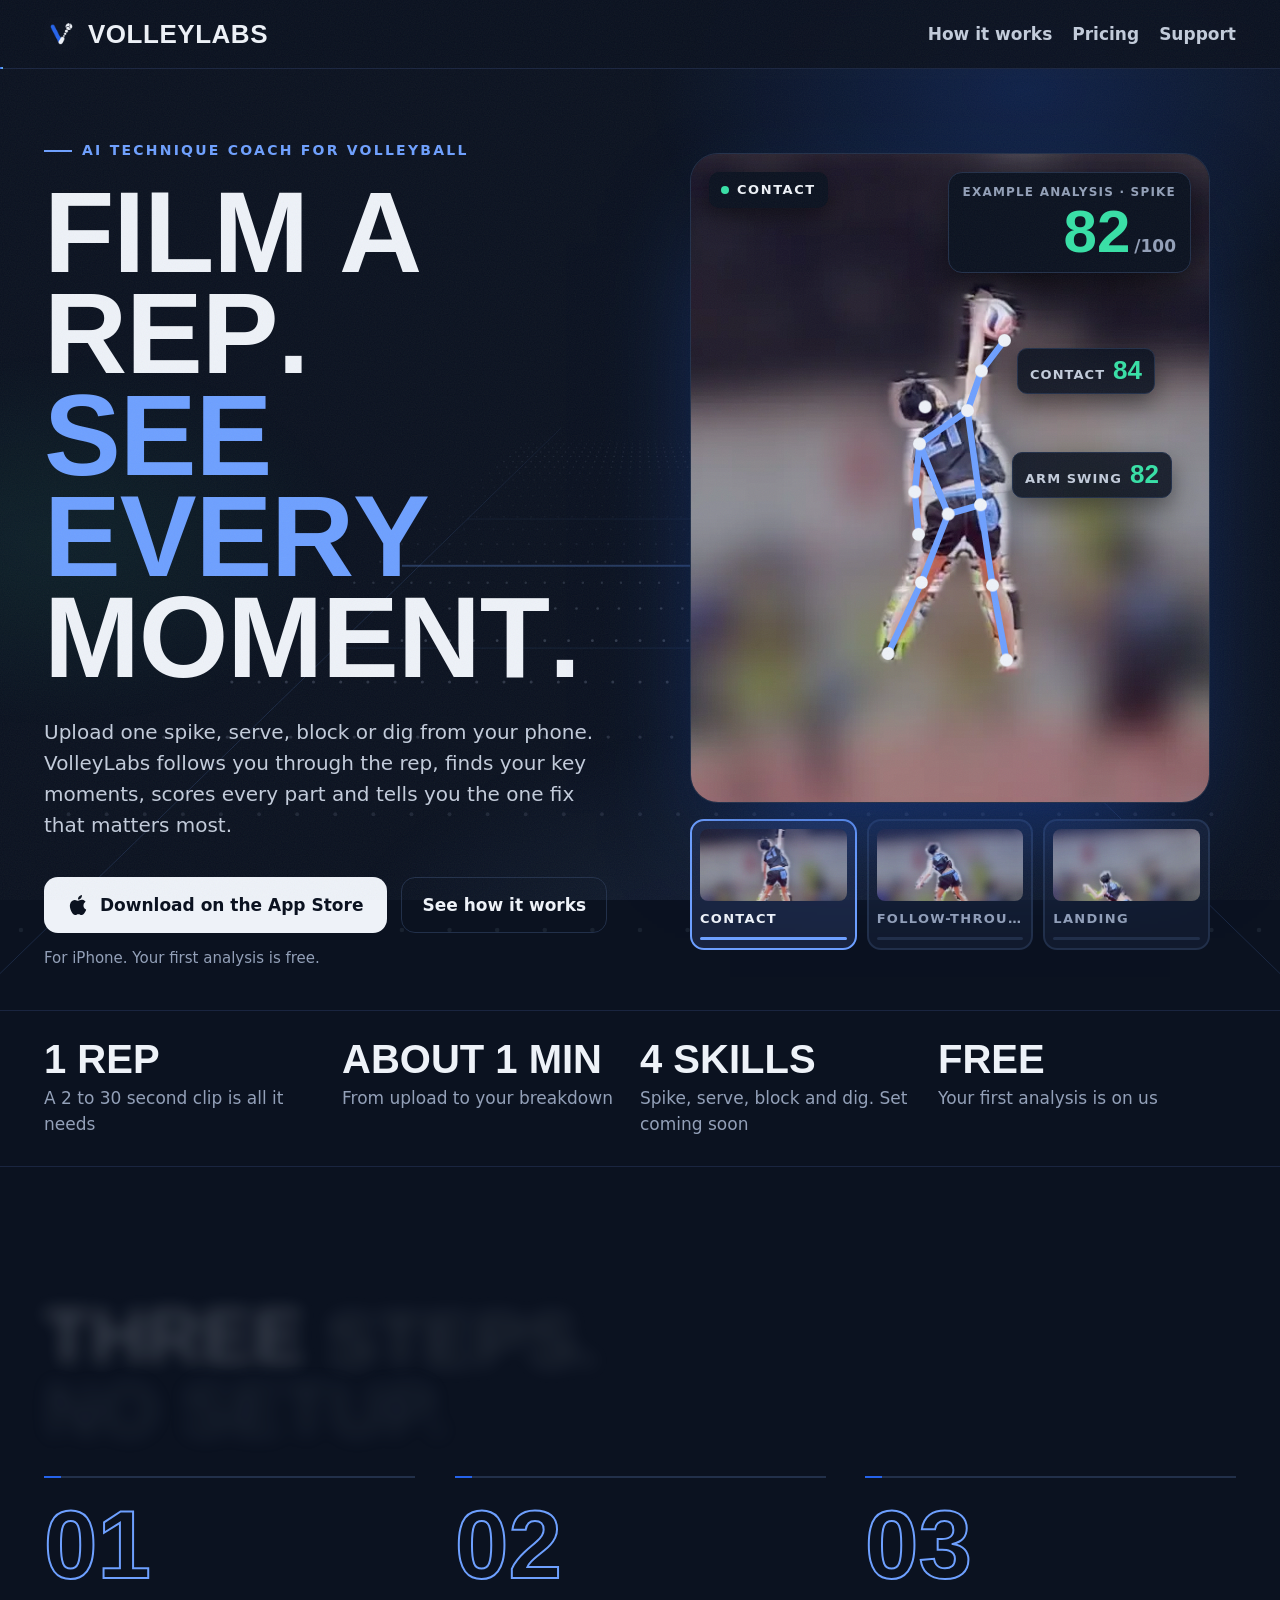
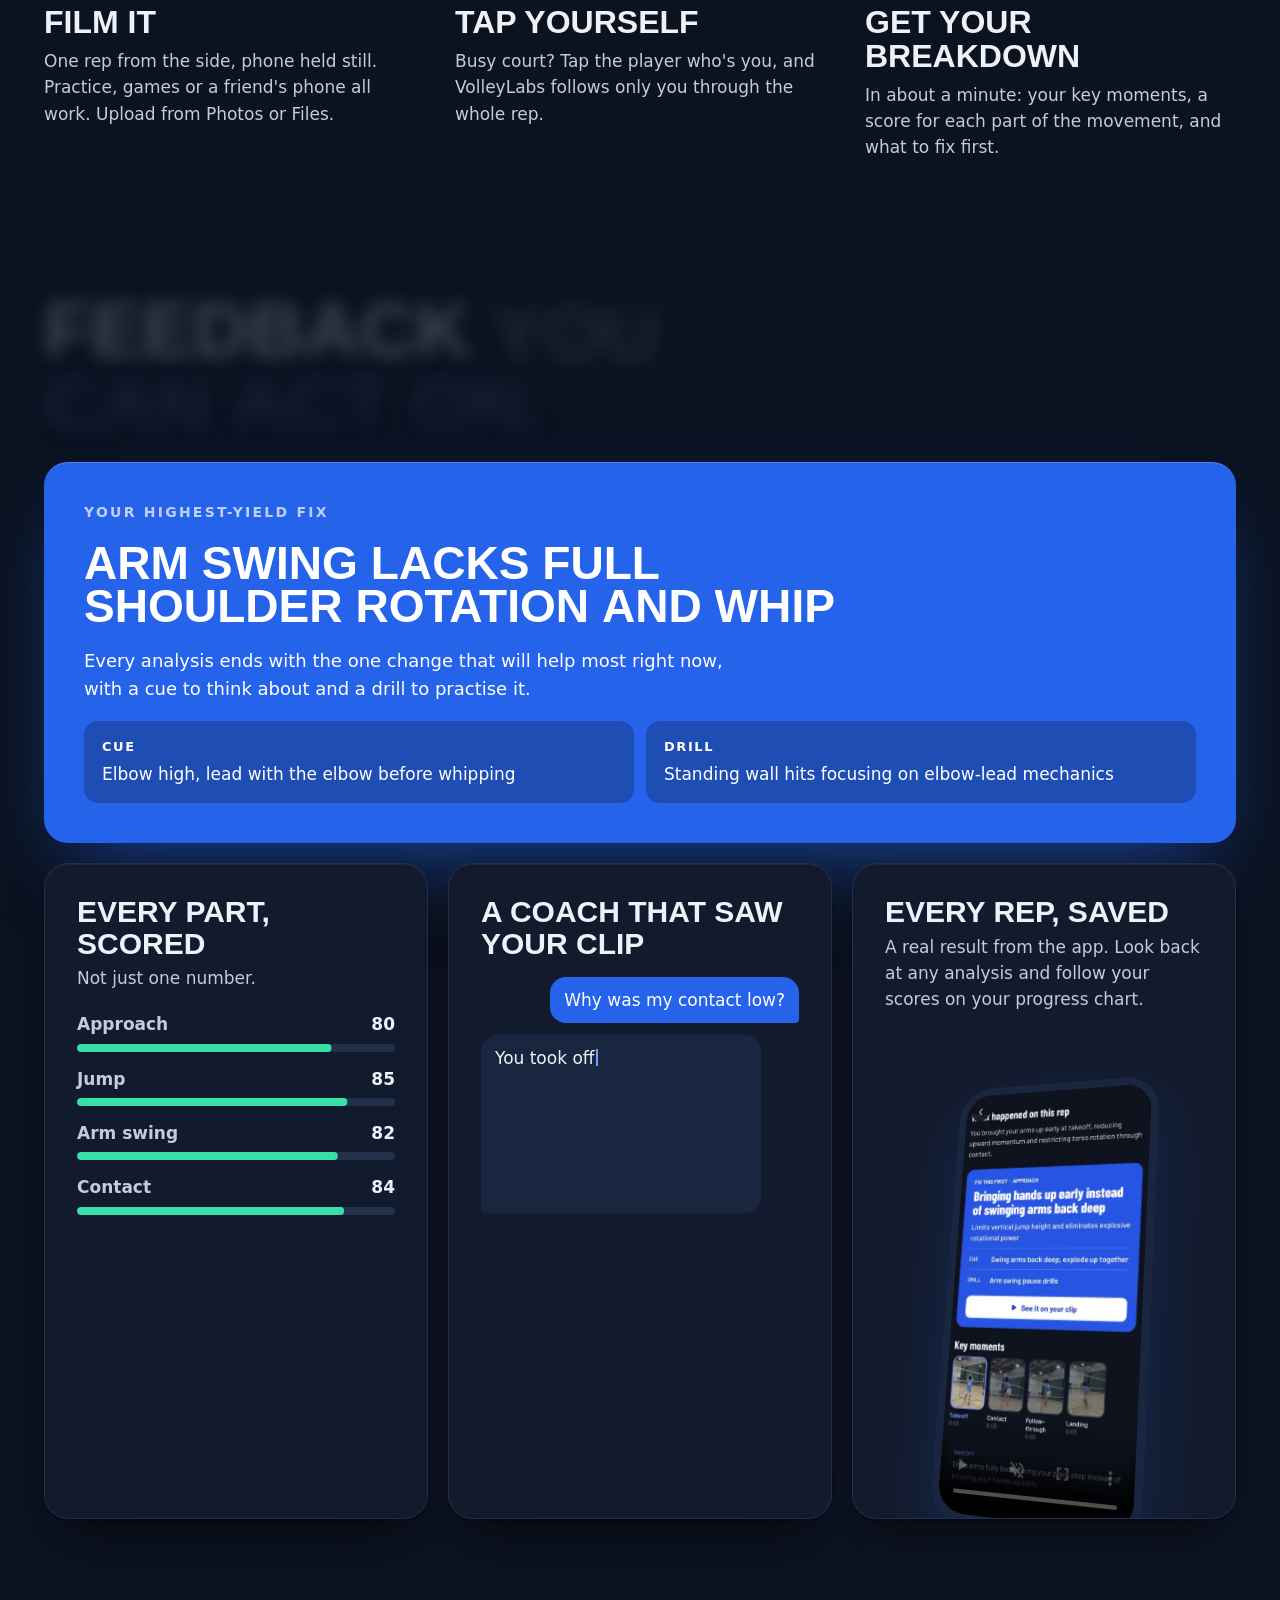
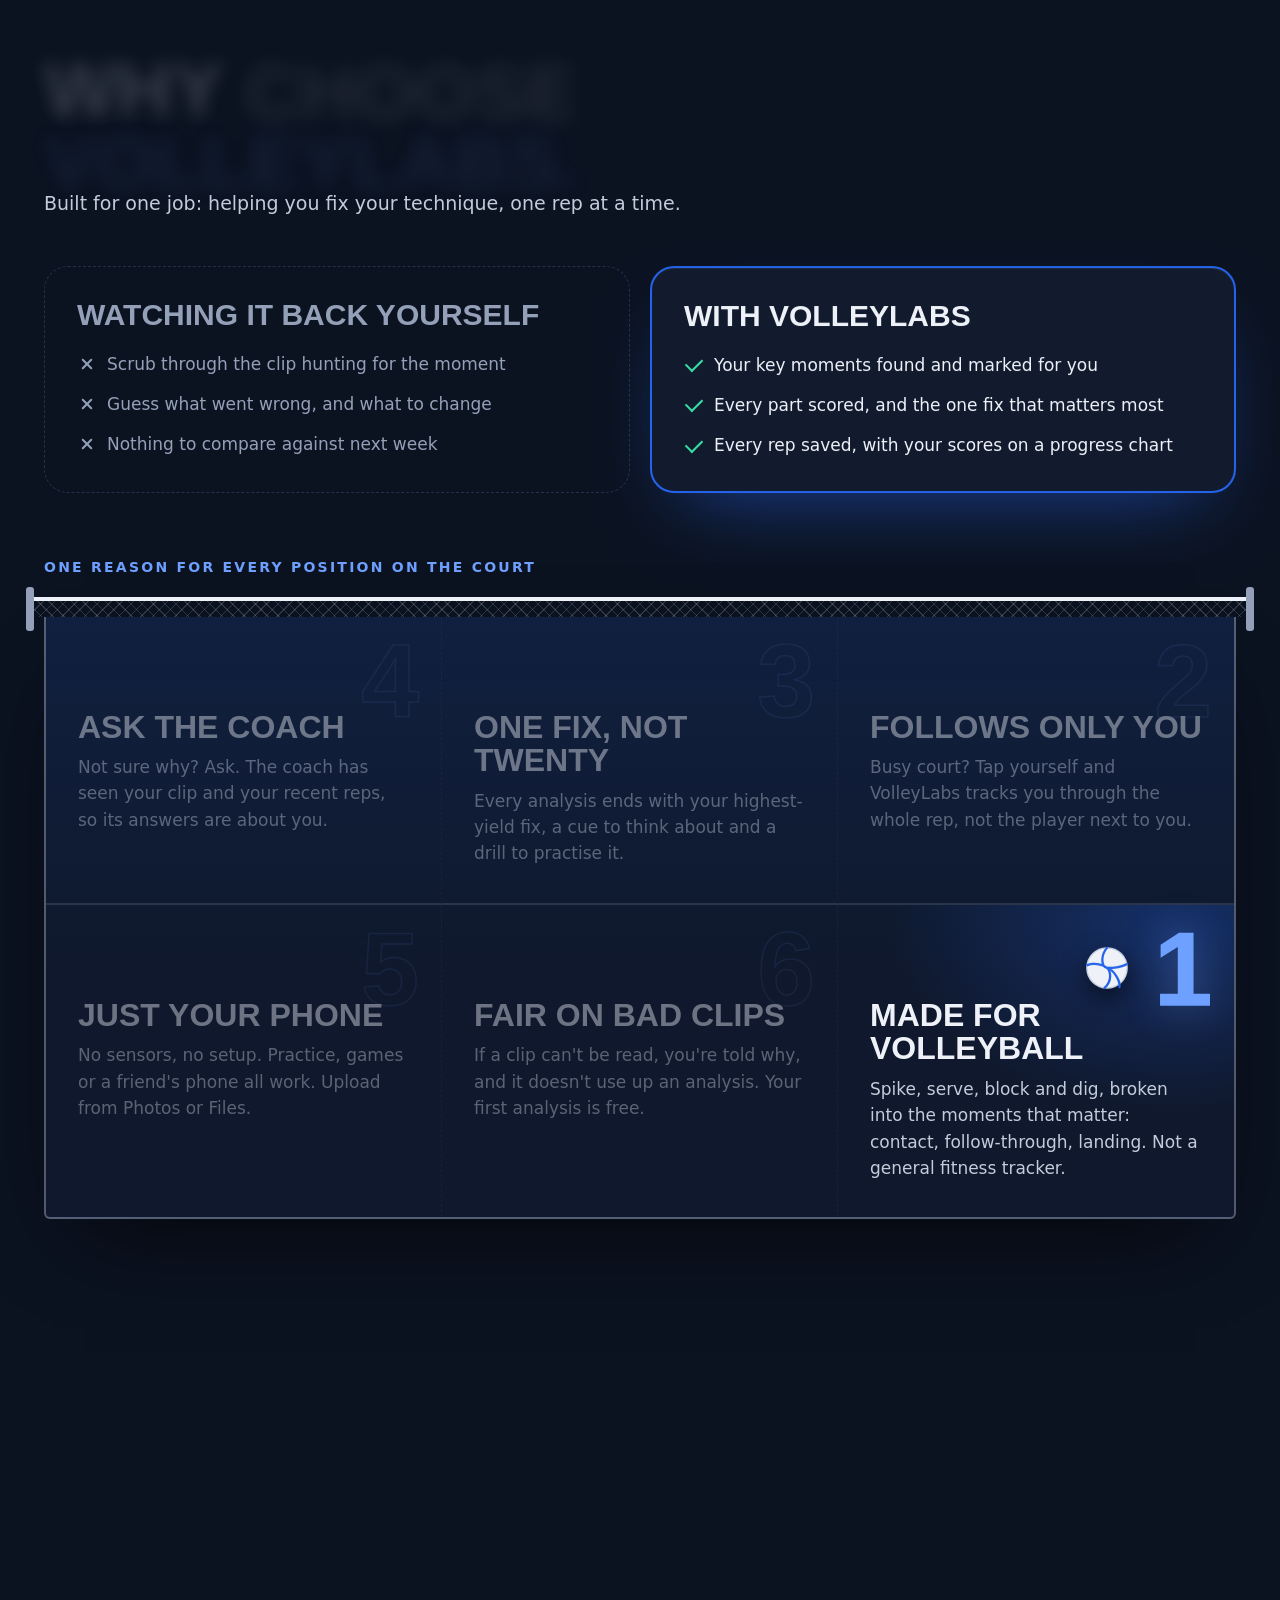
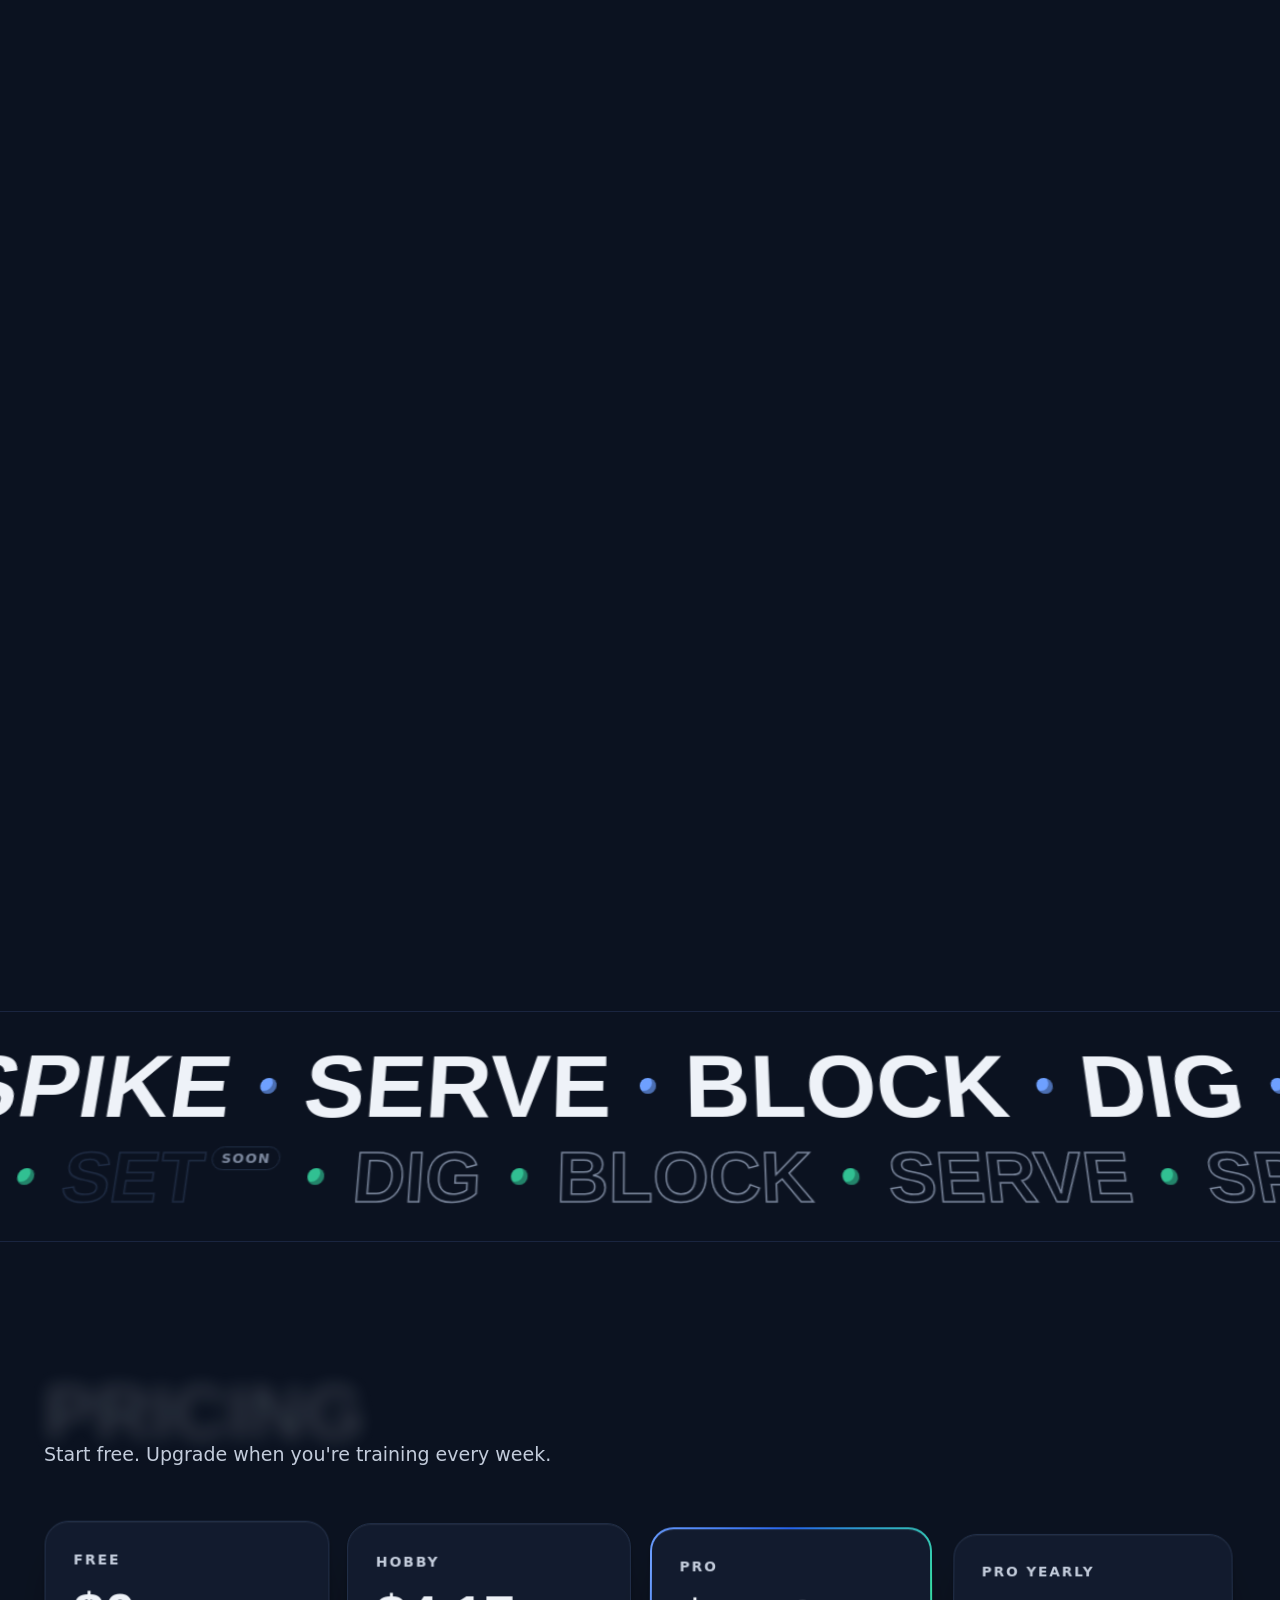
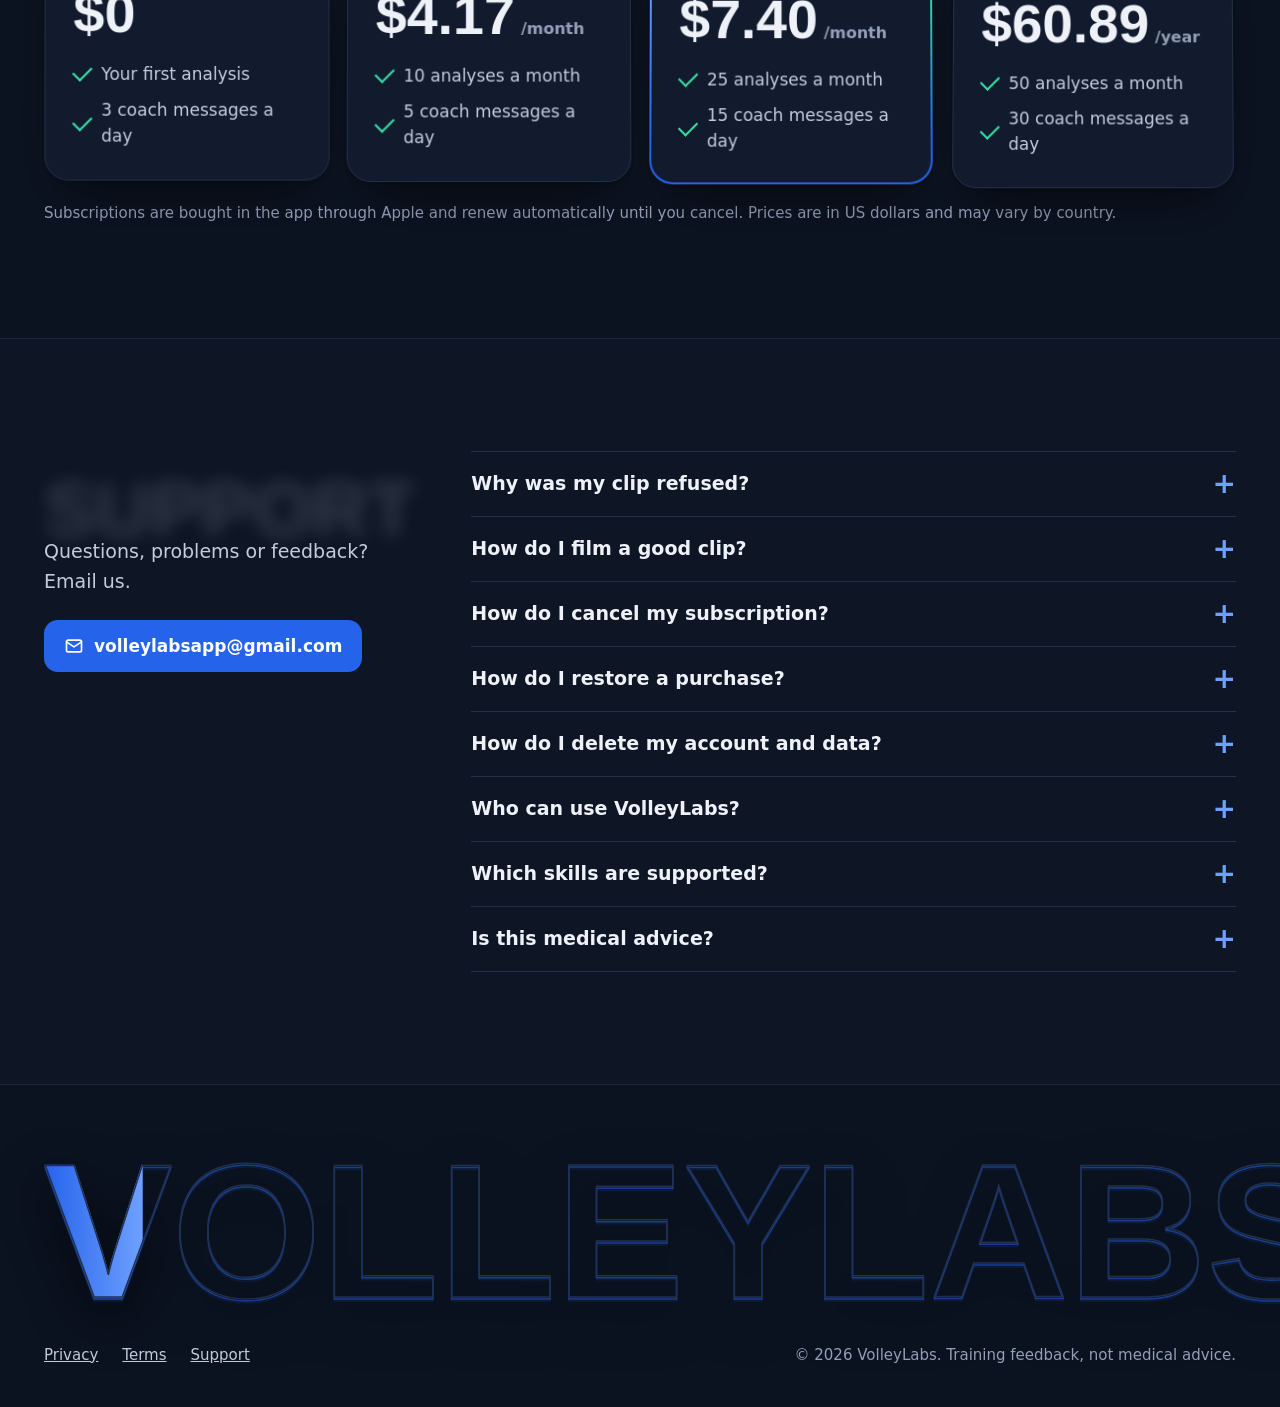
<file: index.html>
<!doctype html>
<html lang="en">
<head>
<meta charset="utf-8">
<meta name="viewport" content="width=device-width, initial-scale=1">
<meta http-equiv="Content-Security-Policy" content="default-src 'self'; script-src 'self' 'unsafe-hashes' 'sha256-MhtPZXr7+LpJUY5qtMutB+qWfQtMaPccfe7QXtCcEYc='; style-src 'self' 'unsafe-inline' https://fonts.googleapis.com; font-src 'self' https://fonts.gstatic.com; img-src 'self' data:; media-src 'self'; connect-src 'self'; object-src 'none'; base-uri 'self'; form-action 'none'; upgrade-insecure-requests">
<meta name="referrer" content="strict-origin-when-cross-origin">
<title>VolleyLabs: AI volleyball technique coach</title>
<meta name="description" content="Film a spike, serve, block or dig. VolleyLabs finds your key moments, scores each part of your technique and tells you the one fix that matters most.">
<meta name="theme-color" content="#0B1220">
<link rel="icon" href="assets/icon-180.png">
<link rel="apple-touch-icon" href="assets/icon-180.png">
<link rel="preconnect" href="https://fonts.googleapis.com">
<link rel="preconnect" href="https://fonts.gstatic.com" crossorigin>
<link rel="preload" as="style" href="https://fonts.googleapis.com/css2?family=Barlow:wght@400;500;600;700&family=Barlow+Condensed:wght@600;700;800&display=swap">
<!-- Fonts load without blocking the first paint; system fonts show until they arrive. -->
<link rel="stylesheet" href="https://fonts.googleapis.com/css2?family=Barlow:wght@400;500;600;700&family=Barlow+Condensed:wght@600;700;800&display=swap" media="print" onload="this.media='all'">
<noscript><link rel="stylesheet" href="https://fonts.googleapis.com/css2?family=Barlow:wght@400;500;600;700&family=Barlow+Condensed:wght@600;700;800&display=swap"></noscript>
<link rel="stylesheet" href="assets/site.css">
<!-- Motion: GSAP 3.15.0 + Lenis 1.3.26 (copied from npm), then the page's own
     scripts. Each is optional; the page reads the same if any fail to load. -->
<script src="assets/vendor/gsap.min.js" defer></script>
<script src="assets/vendor/ScrollTrigger.min.js" defer></script>
<script src="assets/vendor/SplitText.min.js" defer></script>
<script src="assets/vendor/ScrambleTextPlugin.min.js" defer></script>
<script src="assets/vendor/lenis.min.js" defer></script>
<script src="assets/site.js" defer></script>
<script src="assets/motion.js" defer></script>
</head>
<body>
<a class="skip" href="#main">Skip to content</a>

<header class="nav">
  <div class="wrap nav-in">
    <a class="brand" href="#top"><img src="assets/icon-180.png" alt="" width="34" height="34"><span>VolleyLabs</span></a>
    <nav class="nav-links" aria-label="Main">
      <a href="#how">How it works</a>
      <a href="#pricing">Pricing</a>
      <a href="#support">Support</a>
    </nav>
  </div>
</header>

<main id="main">
<section class="hero" id="top">
  <div class="court" aria-hidden="true"></div>
  <div class="wrap hero-in">
    <div class="hero-copy">
      <p class="eyebrow load1"><span aria-hidden="true"></span>AI technique coach for volleyball</p>
      <h1 class="load2">Film a rep.<br><em>See every</em><br>moment.</h1>
      <p class="lede load3">Upload one spike, serve, block or dig from your phone. VolleyLabs follows you through the rep, finds your key moments, scores every part and tells you the one fix that matters most.</p>
      <div class="load4">
        <div class="cta">
          <a class="store" href="https://apps.apple.com/us/app/volleylabs/id6817202566" target="_blank" rel="noopener">
            <svg viewBox="0 0 24 24" aria-hidden="true"><path d="M12.152 6.896c-.948 0-2.415-1.078-3.96-1.040-2.04.027-3.910 1.183-4.961 3.014-2.117 3.675-.546 9.103 1.519 12.090 1.013 1.454 2.208 3.090 3.792 3.039 1.520-.065 2.090-.987 3.935-.987 1.831 0 2.350.987 3.960.948 1.637-.026 2.676-1.480 3.676-2.948 1.156-1.688 1.636-3.325 1.662-3.415-.039-.013-3.182-1.221-3.220-4.857-.026-3.040 2.480-4.494 2.597-4.559-1.429-2.090-3.623-2.324-4.390-2.376-2-.156-3.675 1.090-4.610 1.090zM15.530 3.830c.843-1.012 1.400-2.427 1.245-3.830-1.207.052-2.662.805-3.532 1.818-.780.896-1.454 2.338-1.273 3.714 1.338.104 2.715-.688 3.559-1.701"/></svg>
            Download on the App Store
          </a>
          <a class="ghost" href="#how">See how it works</a>
        </div>
        <p class="cta-note">For iPhone. Your first analysis is free.</p>
      </div>
    </div>

    <div class="hero-shot load5">
      <figure class="shot" aria-label="Example analysis of a spike: contact, follow-through and landing, with the player's skeleton drawn on each frame">
        <div class="frame on" data-moment="contact">
          <picture><source srcset="assets/hero-contact.webp" type="image/webp"><img src="assets/hero-contact.jpg" alt="" width="600" height="750" fetchpriority="high"></picture>
          <svg class="skel" viewBox="0 0 600 750" aria-hidden="true">
            <line pathLength="1" x1="267" y1="338" x2="319" y2="302"/><line pathLength="1" x1="267" y1="338" x2="262" y2="390"/><line pathLength="1" x1="262" y1="390" x2="266" y2="436"/><line pathLength="1" x1="319" y1="302" x2="334" y2="259"/><line pathLength="1" x1="334" y1="259" x2="359" y2="226"/><line pathLength="1" x1="267" y1="338" x2="298" y2="414"/><line pathLength="1" x1="319" y1="302" x2="333" y2="404"/><line pathLength="1" x1="298" y1="414" x2="333" y2="404"/><line pathLength="1" x1="298" y1="414" x2="269" y2="488"/><line pathLength="1" x1="269" y1="488" x2="233" y2="565"/><line pathLength="1" x1="333" y1="404" x2="346" y2="491"/><line pathLength="1" x1="346" y1="491" x2="361" y2="572"/>
            <circle cx="273" cy="298" r="7"/><circle cx="267" cy="338" r="7"/><circle cx="319" cy="302" r="7"/><circle cx="262" cy="390" r="7"/><circle cx="334" cy="259" r="7"/><circle cx="266" cy="436" r="7"/><circle cx="359" cy="226" r="7"/><circle cx="298" cy="414" r="7"/><circle cx="333" cy="404" r="7"/><circle cx="269" cy="488" r="7"/><circle cx="346" cy="491" r="7"/><circle cx="233" cy="565" r="7"/><circle cx="361" cy="572" r="7"/>
          </svg>
          <span class="tag"><i aria-hidden="true"></i>Contact</span>
          <span class="callout" style="left: 63%; top: 30%"><span>Contact</span><b>84</b></span>
          <span class="callout c2" style="left: 62%; top: 46%"><span>Arm swing</span><b>82</b></span>
        </div>
        <div class="frame" data-moment="follow">
          <picture><source srcset="assets/hero-follow.webp" type="image/webp"><img src="assets/hero-follow.jpg" alt="" width="600" height="750" loading="lazy"></picture>
          <svg class="skel" viewBox="0 0 600 750" aria-hidden="true">
            <line pathLength="1" x1="229" y1="354" x2="277" y2="335"/><line pathLength="1" x1="229" y1="354" x2="210" y2="406"/><line pathLength="1" x1="210" y1="406" x2="185" y2="448"/><line pathLength="1" x1="229" y1="354" x2="279" y2="435"/><line pathLength="1" x1="277" y1="335" x2="313" y2="422"/><line pathLength="1" x1="279" y1="435" x2="313" y2="422"/><line pathLength="1" x1="279" y1="435" x2="255" y2="506"/><line pathLength="1" x1="255" y1="506" x2="267" y2="587"/><line pathLength="1" x1="313" y1="422" x2="333" y2="493"/><line pathLength="1" x1="333" y1="493" x2="364" y2="568"/>
            <circle cx="237" cy="324" r="7"/><circle cx="229" cy="354" r="7"/><circle cx="277" cy="335" r="7"/><circle cx="210" cy="406" r="7"/><circle cx="185" cy="448" r="7"/><circle cx="279" cy="435" r="7"/><circle cx="313" cy="422" r="7"/><circle cx="255" cy="506" r="7"/><circle cx="333" cy="493" r="7"/><circle cx="267" cy="587" r="7"/><circle cx="364" cy="568" r="7"/>
          </svg>
          <span class="tag"><i aria-hidden="true"></i>Follow-through</span>
          <span class="callout" style="left: 60%; top: 40%"><span>Arm swing</span><b>82</b></span>
          <span class="callout c2" style="left: 60%; top: 58%"><span>Approach</span><b>80</b></span>
        </div>
        <div class="frame" data-moment="landing">
          <picture><source srcset="assets/hero-landing.webp" type="image/webp"><img src="assets/hero-landing.jpg" alt="" width="600" height="750" loading="lazy"></picture>
          <svg class="skel" viewBox="0 0 600 750" aria-hidden="true">
            <line pathLength="1" x1="217" y1="468" x2="266" y2="454"/><line pathLength="1" x1="217" y1="468" x2="182" y2="498"/><line pathLength="1" x1="182" y1="498" x2="152" y2="477"/><line pathLength="1" x1="217" y1="468" x2="272" y2="558"/><line pathLength="1" x1="266" y1="454" x2="297" y2="547"/><line pathLength="1" x1="272" y1="558" x2="297" y2="547"/><line pathLength="1" x1="272" y1="558" x2="262" y2="636"/><line pathLength="1" x1="262" y1="636" x2="302" y2="703"/>
            <circle cx="215" cy="438" r="7"/><circle cx="217" cy="468" r="7"/><circle cx="266" cy="454" r="7"/><circle cx="182" cy="498" r="7"/><circle cx="152" cy="477" r="7"/><circle cx="272" cy="558" r="7"/><circle cx="297" cy="547" r="7"/><circle cx="262" cy="636" r="7"/><circle cx="302" cy="703" r="7"/>
          </svg>
          <span class="tag"><i aria-hidden="true"></i>Landing</span>
          <span class="callout" style="left: 58%; top: 52%"><span>Jump</span><b>85</b></span>
        </div>
        <figcaption class="score-card">
          <span class="score-label">Example analysis · Spike</span>
          <span class="score" aria-hidden="true"><span class="score-num" data-to="82">82</span><span class="score-of">/100</span></span>
          <span class="sr">Overall score 82 out of 100</span>
        </figcaption>
      </figure>
      <div class="moments" role="group" aria-label="Key moments">
        <button type="button" class="moment on" data-moment="contact" aria-pressed="true"><img src="assets/hero-contact.webp" alt="" width="600" height="750"><span class="moment-name">Contact</span><span class="track" aria-hidden="true"><span class="tick"></span></span></button>
        <button type="button" class="moment" data-moment="follow" aria-pressed="false"><img src="assets/hero-follow.webp" alt="" width="600" height="750" loading="lazy"><span class="moment-name">Follow-through</span><span class="track" aria-hidden="true"><span class="tick"></span></span></button>
        <button type="button" class="moment" data-moment="landing" aria-pressed="false"><img src="assets/hero-landing.webp" alt="" width="600" height="750" loading="lazy"><span class="moment-name">Landing</span><span class="track" aria-hidden="true"><span class="tick"></span></span></button>
      </div>
    </div>
  </div>
</section>

<section class="glance" aria-label="At a glance">
  <div class="wrap glance-in">
    <div class="reveal"><p class="big">1 rep</p><p>A 2 to 30 second clip is all it needs</p></div>
    <div class="reveal"><p class="big">About 1 min</p><p>From upload to your breakdown</p></div>
    <div class="reveal"><p class="big">4 skills</p><p>Spike, serve, block and dig. Set coming soon</p></div>
    <div class="reveal"><p class="big">Free</p><p>Your first analysis is on us</p></div>
  </div>
</section>

<section class="section" id="how">
  <div class="wrap">
    <h2 class="reveal">Three steps.<br><span class="dim">No setup.</span></h2>
    <ol class="steps">
      <li class="reveal"><span class="num" aria-hidden="true">01</span><h3>Film it</h3><p>One rep from the side, phone held still. Practice, games or a friend's phone all work. Upload from Photos or Files.</p></li>
      <li class="reveal"><span class="num" aria-hidden="true">02</span><h3>Tap yourself</h3><p>Busy court? Tap the player who's you, and VolleyLabs follows only you through the whole rep.</p></li>
      <li class="reveal"><span class="num" aria-hidden="true">03</span><h3>Get your breakdown</h3><p>In about a minute: your key moments, a score for each part of the movement, and what to fix first.</p></li>
    </ol>
  </div>
</section>

<section class="section section-tight" id="features" aria-labelledby="get-title">
  <div class="wrap">
    <h2 id="get-title" class="reveal">Feedback you<br><em>can act on.</em></h2>
    <div class="bento">
      <article class="fix reveal">
        <p class="kicker">Your highest-yield fix</p>
        <h3>Arm swing lacks full shoulder rotation and whip</h3>
        <p class="fix-body">Every analysis ends with the one change that will help most right now, with a cue to think about and a drill to practise it.</p>
        <div class="fix-pair">
          <div><p class="mini">Cue</p><p>Elbow high, lead with the elbow before whipping</p></div>
          <div><p class="mini">Drill</p><p>Standing wall hits focusing on elbow-lead mechanics</p></div>
        </div>
      </article>

      <article class="card lift reveal">
        <h3>Every part, scored</h3>
        <p class="card-sub">Not just one number.</p>
        <div class="bars" role="img" aria-label="Example breakdown: approach 80, jump 85, arm swing 82, contact 84">
          <div class="bar"><span>Approach</span><b>80</b><i style="--v: .80"></i></div>
          <div class="bar"><span>Jump</span><b>85</b><i style="--v: .85"></i></div>
          <div class="bar"><span>Arm swing</span><b>82</b><i style="--v: .82"></i></div>
          <div class="bar"><span>Contact</span><b>84</b><i style="--v: .84"></i></div>
        </div>
      </article>

      <article class="card chat lift reveal">
        <h3>A coach that saw your clip</h3>
        <p class="msg msg-you">Why was my contact low?</p>
        <p class="msg msg-coach">You took off a little late, so the ball got above and behind you. Start your approach a beat earlier and reach for it in front of your hitting shoulder.</p>
      </article>

      <article class="card phone-card lift reveal">
        <div>
          <h3>Every rep, saved</h3>
          <p class="card-sub">A real result from the app. Look back at any analysis and follow your scores on your progress chart.</p>
        </div>
        <div class="phone"><video class="phone-video" src="assets/results-screen.mp4" poster="assets/results-screen.webp" muted loop playsinline preload="none" width="540" height="1104" aria-label="Screen recording of a VolleyLabs result: the score, what happened, the fix to work on and the breakdown. Tap to pause."></video></div>
      </article>
    </div>
  </div>
</section>

<section class="section section-tight why" id="why" aria-labelledby="why-title">
  <div class="wrap">
    <h2 id="why-title" class="reveal">Why choose<br><em>VolleyLabs.</em></h2>
    <p class="section-lede reveal">Built for one job: helping you fix your technique, one rep at a time.</p>

    <div class="versus">
      <div class="vs vs-them reveal">
        <p class="vs-name">Watching it back yourself</p>
        <ul>
          <li>Scrub through the clip hunting for the moment</li>
          <li>Guess what went wrong, and what to change</li>
          <li>Nothing to compare against next week</li>
        </ul>
      </div>
      <div class="vs vs-us reveal">
        <p class="vs-name">With VolleyLabs</p>
        <ul>
          <li>Your key moments found and marked for you</li>
          <li>Every part scored, and the one fix that matters most</li>
          <li>Every rep saved, with your scores on a progress chart</li>
        </ul>
      </div>
    </div>

    <div class="court-wrap">
      <p class="court-kicker reveal">One reason for every position on the court</p>
      <div class="net" aria-hidden="true"></div>
      <ol class="rot-court" aria-label="Six reasons, laid out as the six positions on a volleyball court">
        <li class="zone p1" tabindex="0"><span class="pos" aria-hidden="true">1</span><h3>Made for volleyball</h3><p>Spike, serve, block and dig, broken into the moments that matter: contact, follow-through, landing. Not a general fitness tracker.</p></li>
        <li class="zone p2" tabindex="0"><span class="pos" aria-hidden="true">2</span><h3>Follows only you</h3><p>Busy court? Tap yourself and VolleyLabs tracks you through the whole rep, not the player next to you.</p></li>
        <li class="zone p3" tabindex="0"><span class="pos" aria-hidden="true">3</span><h3>One fix, not twenty</h3><p>Every analysis ends with your highest-yield fix, a cue to think about and a drill to practise it.</p></li>
        <li class="zone p4" tabindex="0"><span class="pos" aria-hidden="true">4</span><h3>Ask the coach</h3><p>Not sure why? Ask. The coach has seen your clip and your recent reps, so its answers are about you.</p></li>
        <li class="zone p5" tabindex="0"><span class="pos" aria-hidden="true">5</span><h3>Just your phone</h3><p>No sensors, no setup. Practice, games or a friend's phone all work. Upload from Photos or Files.</p></li>
        <li class="zone p6" tabindex="0"><span class="pos" aria-hidden="true">6</span><h3>Fair on bad clips</h3><p>If a clip can't be read, you're told why, and it doesn't use up an analysis. Your first analysis is free.</p></li>
      </ol>
      <span class="ball" aria-hidden="true"><svg viewBox="0 0 48 48"><circle cx="24" cy="24" r="21"/><path d="M24 3c-6 7-7 19 0 21s14 13 13 20M3.5 21c8-3 17 0 20.5 3S30 37 21.5 44.8M44.5 20c-7 4-14 4-20.5 4"/></svg></span>
    </div>
  </div>
</section>

<section class="skills" aria-label="Skills">
  <div class="wrap skills-in reveal">
    <span>Spike</span><span>Serve</span><span>Block</span><span>Dig</span>
    <span class="soon">Set</span><small>Coming soon</small>
  </div>
</section>

<section class="section" id="pricing">
  <div class="wrap">
    <h2 class="reveal">Pricing</h2>
    <p class="section-lede reveal">Start free. Upgrade when you're training every week.</p>
    <div class="plans">
      <div class="plan lift reveal"><p class="plan-name">Free</p><p class="price">$0</p><ul><li>Your first analysis</li><li>3 coach messages a day</li></ul></div>
      <div class="plan lift reveal"><p class="plan-name">Hobby</p><p class="price">$4.99<span>/month</span></p><ul><li>10 analyses a month</li><li>5 coach messages a day</li></ul></div>
      <div class="plan plan-main lift reveal"><p class="plan-name">Pro</p><p class="price">$9.99<span>/month</span></p><ul><li>25 analyses a month</li><li>15 coach messages a day</li></ul></div>
      <div class="plan lift reveal"><p class="plan-name">Pro Yearly</p><p class="price">$99.99<span>/year</span></p><ul><li>50 analyses a month</li><li>30 coach messages a day</li></ul></div>
    </div>
    <p class="fine reveal">Subscriptions are bought in the app through Apple and renew automatically until you cancel. Prices are in US dollars and may vary by country.</p>
  </div>
</section>

<section class="section support" id="support">
  <div class="wrap support-in">
    <div class="support-head">
      <h2>Support</h2>
      <p class="section-lede">Questions, problems or feedback? Email us.</p>
      <a class="mail" href="mailto:volleylabsapp@gmail.com">
        <svg viewBox="0 0 24 24" aria-hidden="true"><rect x="3" y="5" width="18" height="14" rx="2"/><path d="M3 7l9 6 9-6"/></svg>
        volleylabsapp@gmail.com</a>
    </div>
    <div class="faq">
      <details><summary>Why was my clip refused?<span class="plus" aria-hidden="true">+</span></summary>
        <p>VolleyLabs has to follow one player through one rep. A clip is refused when it can't keep track of you: you leave the frame, another player covers you for most of the jump, or the video is too dark or small. Film from the side with your whole body in frame for the whole rep, 2 to 30 seconds, at least 480p. Tap yourself just before you jump, or for a serve as the ball leaves your hand. A refused clip doesn't use up an analysis.</p></details>
      <details><summary>How do I film a good clip?<span class="plus" aria-hidden="true">+</span></summary>
        <p>Hold the phone still, side-on to the player, with head to feet in frame for the whole rep. One rep per clip, in good light. A busy court is fine, because you tap yourself.</p></details>
      <details><summary>How do I cancel my subscription?<span class="plus" aria-hidden="true">+</span></summary>
        <p>On your iPhone, open Settings, tap your name, then Subscriptions, then VolleyLabs. You can also get there from Profile, Manage subscription in the app. Deleting your account does not cancel a subscription.</p></details>
      <details><summary>How do I restore a purchase?<span class="plus" aria-hidden="true">+</span></summary>
        <p>In the app, go to Profile and tap Restore purchases while signed in to the same Apple ID you bought with.</p></details>
      <details><summary>How do I delete my account and data?<span class="plus" aria-hidden="true">+</span></summary>
        <p>In the app, go to Profile and tap Delete account. This permanently deletes your account, profile, analyses and still frames. See the <a href="privacy.html">privacy policy</a> for details.</p></details>
      <details><summary>Who can use VolleyLabs?<span class="plus" aria-hidden="true">+</span></summary>
        <p>VolleyLabs is for players 13 and over. If you're under 18, you need a parent or guardian's OK. See the <a href="terms.html">terms of use</a>.</p></details>
      <details><summary>Which skills are supported?<span class="plus" aria-hidden="true">+</span></summary>
        <p>Spike, serve, block and dig. Setting is coming soon.</p></details>
      <details><summary>Is this medical advice?<span class="plus" aria-hidden="true">+</span></summary>
        <p>No. VolleyLabs gives training feedback, not medical advice. Train within your limits and see a professional about pain or injury.</p></details>
    </div>
  </div>
</section>
</main>

<footer class="foot">
  <div class="wrap">
    <p class="wordmark" aria-hidden="true">VolleyLabs</p>
    <div class="foot-row">
      <nav aria-label="Footer"><a href="privacy.html">Privacy</a><a href="terms.html">Terms</a><a href="#support">Support</a></nav>
      <p>© 2026 VolleyLabs. Training feedback, not medical advice.</p>
    </div>
  </div>
</footer>
</body>
</html>
</file>
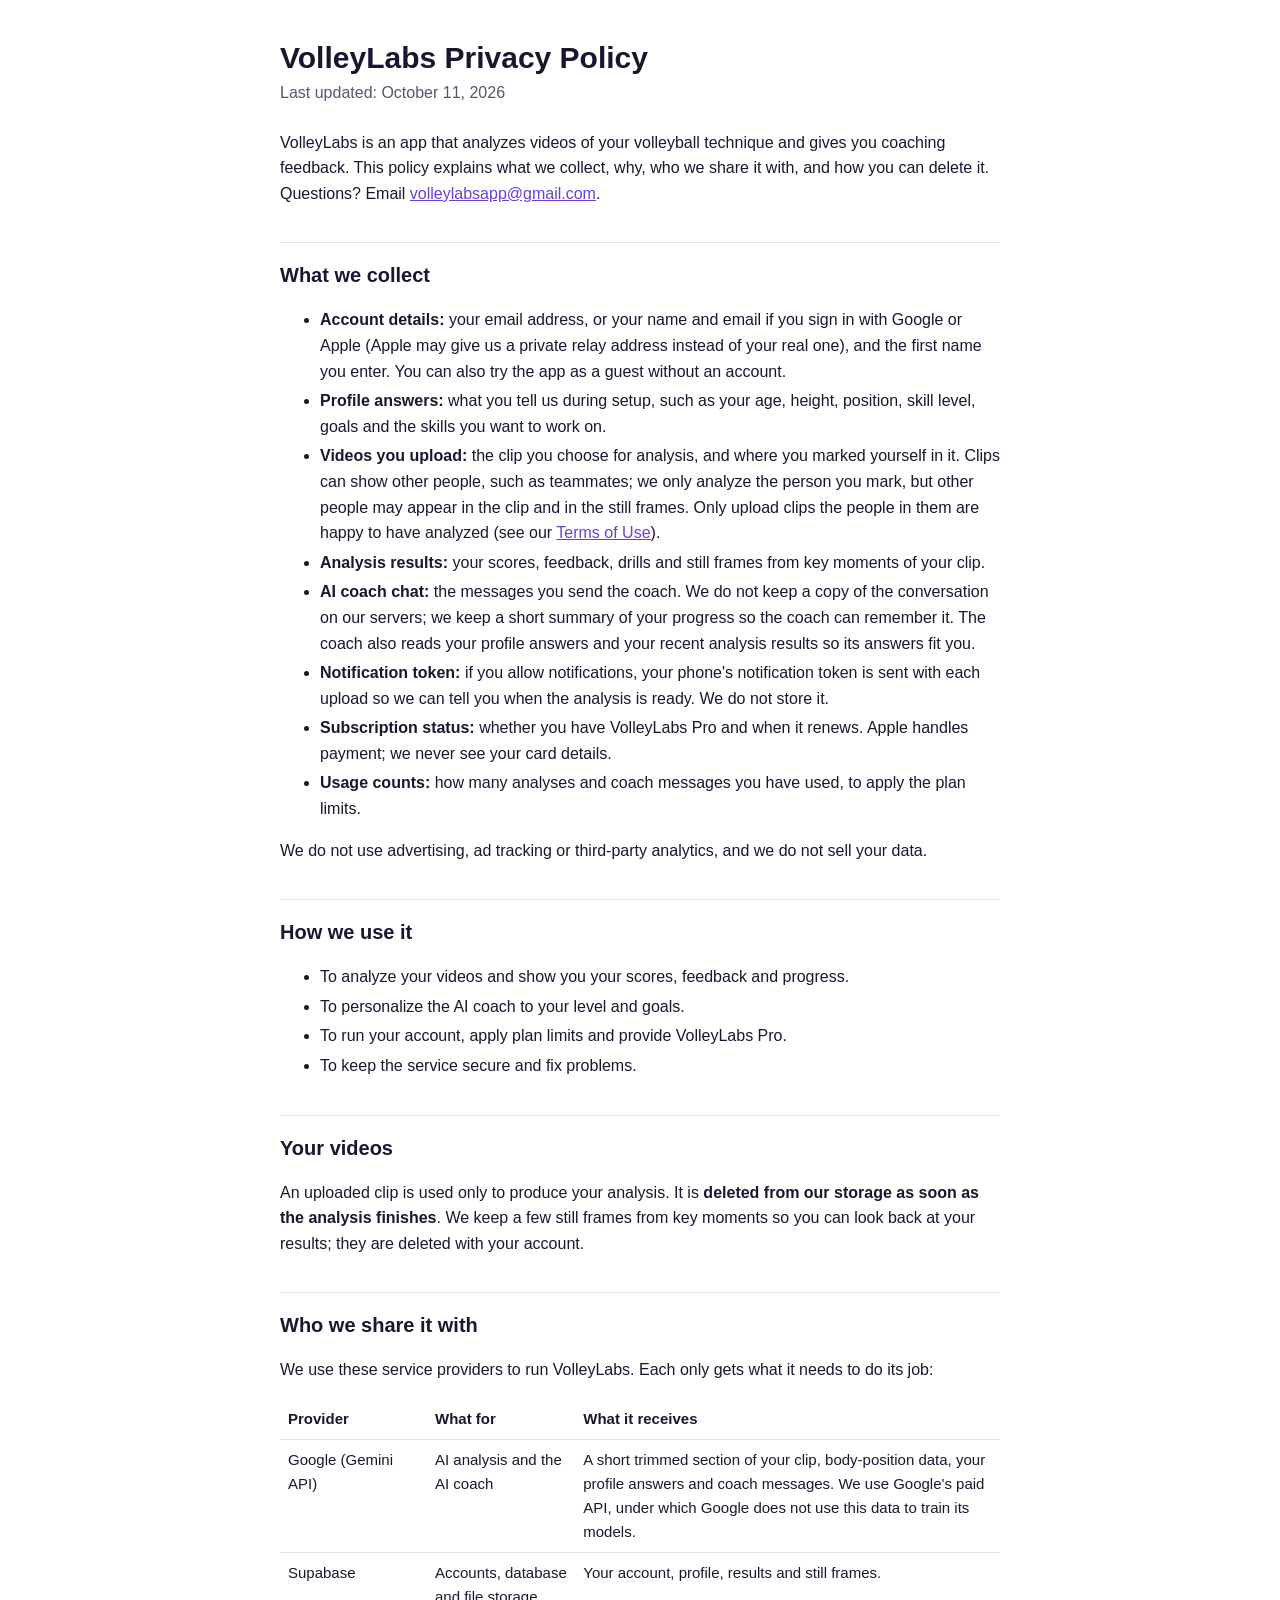
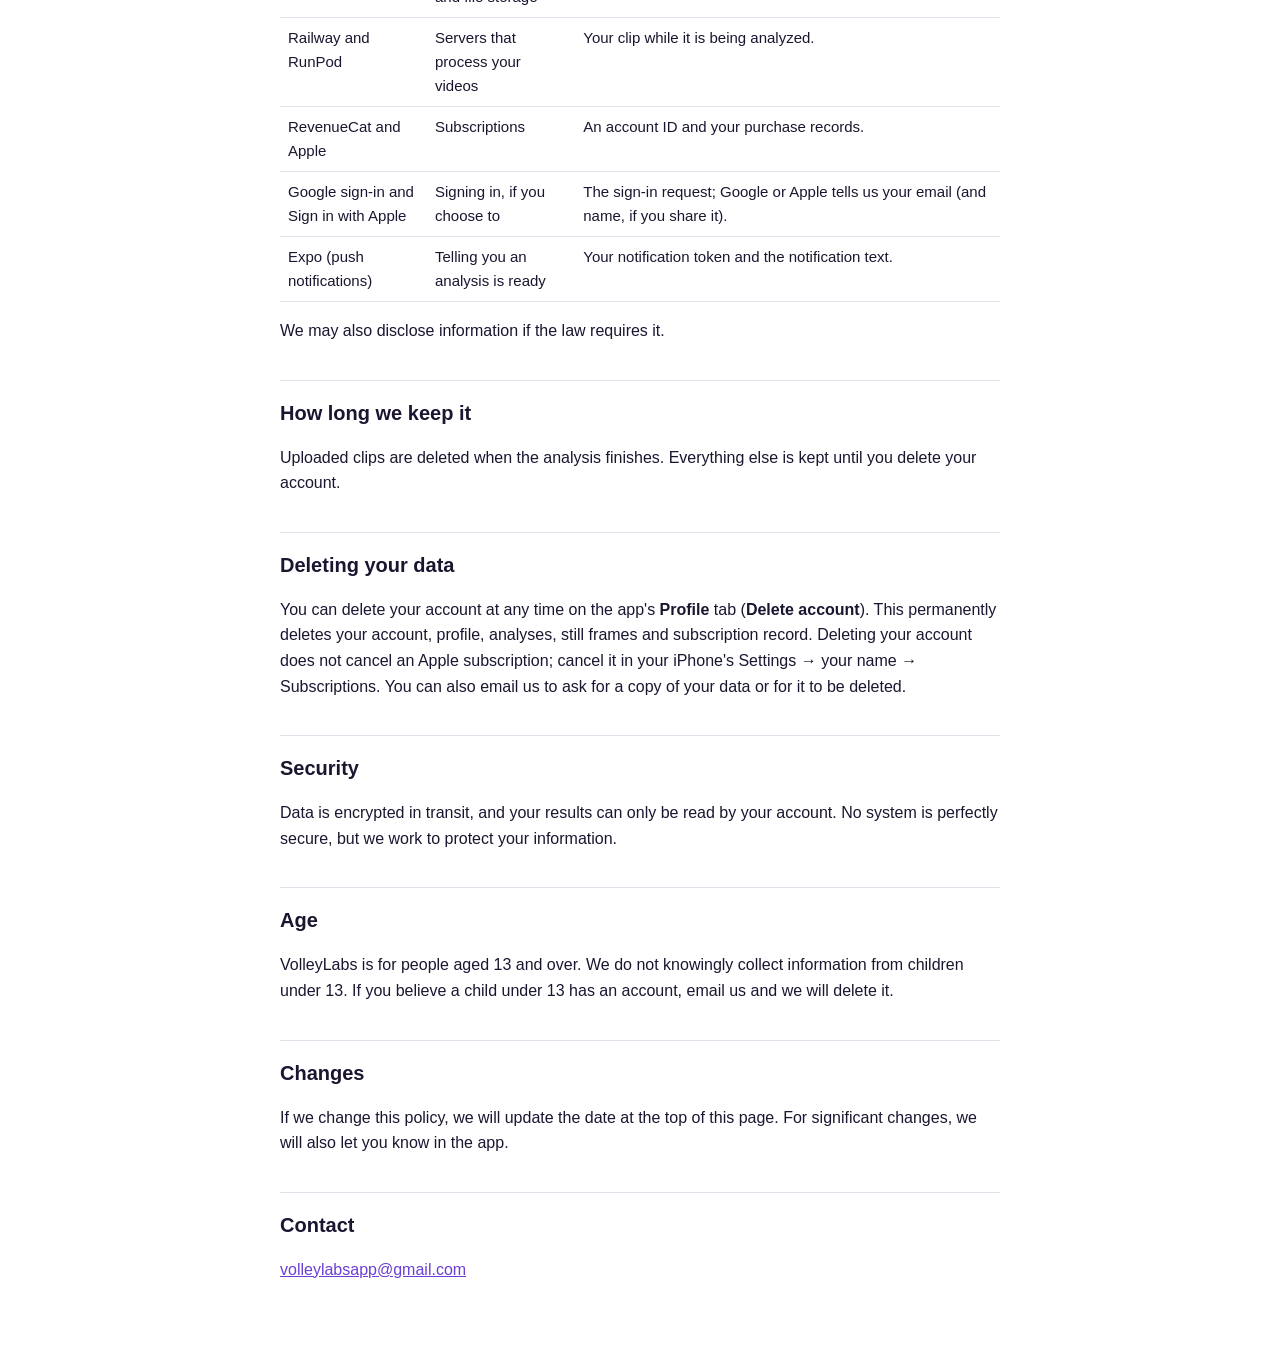
<file: privacy.html>
<!doctype html>
<html lang="en">
<head>
<meta charset="utf-8">
<meta name="viewport" content="width=device-width, initial-scale=1">
<meta http-equiv="Content-Security-Policy" content="default-src 'self'; script-src 'self'; style-src 'self' 'unsafe-inline' https://fonts.googleapis.com; font-src 'self' https://fonts.gstatic.com; img-src 'self' data:; media-src 'self'; connect-src 'self'; object-src 'none'; base-uri 'self'; form-action 'none'; upgrade-insecure-requests">
<meta name="referrer" content="strict-origin-when-cross-origin">
<title>VolleyLabs Privacy Policy</title>
<style>
  :root { --bg: #ffffff; --ink: #1c1530; --muted: #5b5470; --line: #e4e0ec; --accent: #6b3fd4; }
  @media (prefers-color-scheme: dark) {
    :root { --bg: #120726; --ink: #f1eefa; --muted: #b3aac8; --line: #2c2046; --accent: #b89bff; }
  }
  body { margin: 0; background: var(--bg); color: var(--ink);
         font: 16px/1.6 -apple-system, BlinkMacSystemFont, "Segoe UI", Roboto, sans-serif; }
  main { max-width: 720px; margin: 0 auto; padding: 40px 16px 64px; }
  h1 { font-size: 30px; line-height: 1.2; margin: 0 0 4px; }
  h2 { font-size: 20px; margin: 36px 0 8px; padding-top: 16px; border-top: 1px solid var(--line); }
  .date { color: var(--muted); margin: 0 0 24px; }
  a { color: var(--accent); }
  li { margin: 4px 0; }
  .table-wrap { overflow-x: auto; }
  table { border-collapse: collapse; width: 100%; font-size: 15px; }
  th, td { text-align: left; vertical-align: top; padding: 8px; border-bottom: 1px solid var(--line); }
</style>
</head>
<body>
<main>
<h1>VolleyLabs Privacy Policy</h1>
<p class="date">Last updated: October 11, 2026</p>

<p>VolleyLabs is an app that analyzes videos of your volleyball technique and gives you
coaching feedback. This policy explains what we collect, why, who we share it with,
and how you can delete it. Questions? Email
<a href="mailto:volleylabsapp@gmail.com">volleylabsapp@gmail.com</a>.</p>

<h2>What we collect</h2>
<ul>
  <li><strong>Account details:</strong> your email address, or your name and email if you
    sign in with Google or Apple (Apple may give us a private relay address instead of
    your real one), and the first name you enter. You can also try the app as a guest without an account.</li>
  <li><strong>Profile answers:</strong> what you tell us during setup, such as your age,
    height, position, skill level, goals and the skills you want to work on.</li>
  <li><strong>Videos you upload:</strong> the clip you choose for analysis, and where you
    marked yourself in it. Clips can show other people, such as teammates; we only
    analyze the person you mark, but other people may appear in the clip and in the still
    frames. Only upload clips the people in them are happy to have analyzed (see our
    <a href="terms.html">Terms of Use</a>).</li>
  <li><strong>Analysis results:</strong> your scores, feedback, drills and still frames from
    key moments of your clip.</li>
  <li><strong>AI coach chat:</strong> the messages you send the coach. We do not keep a
    copy of the conversation on our servers; we keep a short summary of your
    progress so the coach can remember it. The coach also reads your profile answers and
    your recent analysis results so its answers fit you.</li>
  <li><strong>Notification token:</strong> if you allow notifications, your phone's
    notification token is sent with each upload so we can tell you when the analysis is
    ready. We do not store it.</li>
  <li><strong>Subscription status:</strong> whether you have VolleyLabs Pro and when it
    renews. Apple handles payment; we never see your card details.</li>
  <li><strong>Usage counts:</strong> how many analyses and coach messages you have used,
    to apply the plan limits.</li>
</ul>
<p>We do not use advertising, ad tracking or third-party analytics, and we do not sell
your data.</p>

<h2>How we use it</h2>
<ul>
  <li>To analyze your videos and show you your scores, feedback and progress.</li>
  <li>To personalize the AI coach to your level and goals.</li>
  <li>To run your account, apply plan limits and provide VolleyLabs Pro.</li>
  <li>To keep the service secure and fix problems.</li>
</ul>

<h2>Your videos</h2>
<p>An uploaded clip is used only to produce your analysis. It is <strong>deleted from our
storage as soon as the analysis finishes</strong>. We keep a few still frames from key
moments so you can look back at your results; they are deleted with your account.</p>

<h2>Who we share it with</h2>
<p>We use these service providers to run VolleyLabs. Each only gets what it needs to
do its job:</p>
<div class="table-wrap">
<table>
  <tr><th>Provider</th><th>What for</th><th>What it receives</th></tr>
  <tr><td>Google (Gemini API)</td><td>AI analysis and the AI coach</td>
      <td>A short trimmed section of your clip, body-position data, your profile answers and
      coach messages. We use Google's paid API, under which Google does not use this data
      to train its models.</td></tr>
  <tr><td>Supabase</td><td>Accounts, database and file storage</td>
      <td>Your account, profile, results and still frames.</td></tr>
  <tr><td>Railway and RunPod</td><td>Servers that process your videos</td>
      <td>Your clip while it is being analyzed.</td></tr>
  <tr><td>RevenueCat and Apple</td><td>Subscriptions</td>
      <td>An account ID and your purchase records.</td></tr>
  <tr><td>Google sign-in and Sign in with Apple</td><td>Signing in, if you choose to</td>
      <td>The sign-in request; Google or Apple tells us your email (and name, if you share it).</td></tr>
  <tr><td>Expo (push notifications)</td><td>Telling you an analysis is ready</td>
      <td>Your notification token and the notification text.</td></tr>
</table>
</div>
<p>We may also disclose information if the law requires it.</p>

<h2>How long we keep it</h2>
<p>Uploaded clips are deleted when the analysis finishes. Everything else is kept until
you delete your account.</p>

<h2>Deleting your data</h2>
<p>You can delete your account at any time on the app's <strong>Profile</strong> tab
(<strong>Delete account</strong>). This permanently deletes your account, profile,
analyses, still frames and subscription record. Deleting your account does not cancel
an Apple subscription; cancel it in your iPhone's Settings &rarr; your name &rarr;
Subscriptions. You can also email us to ask for a copy of your data or for it to be
deleted.</p>

<h2>Security</h2>
<p>Data is encrypted in transit, and your results can only be read by your account.
No system is perfectly secure, but we work to protect your information.</p>

<h2>Age</h2>
<p>VolleyLabs is for people aged 13 and over. We do not knowingly collect information
from children under 13. If you believe a child under 13 has an account, email us and
we will delete it.</p>

<h2>Changes</h2>
<p>If we change this policy, we will update the date at the top of this page. For
significant changes, we will also let you know in the app.</p>

<h2>Contact</h2>
<p><a href="mailto:volleylabsapp@gmail.com">volleylabsapp@gmail.com</a></p>
</main>
</body>
</html>
</file>
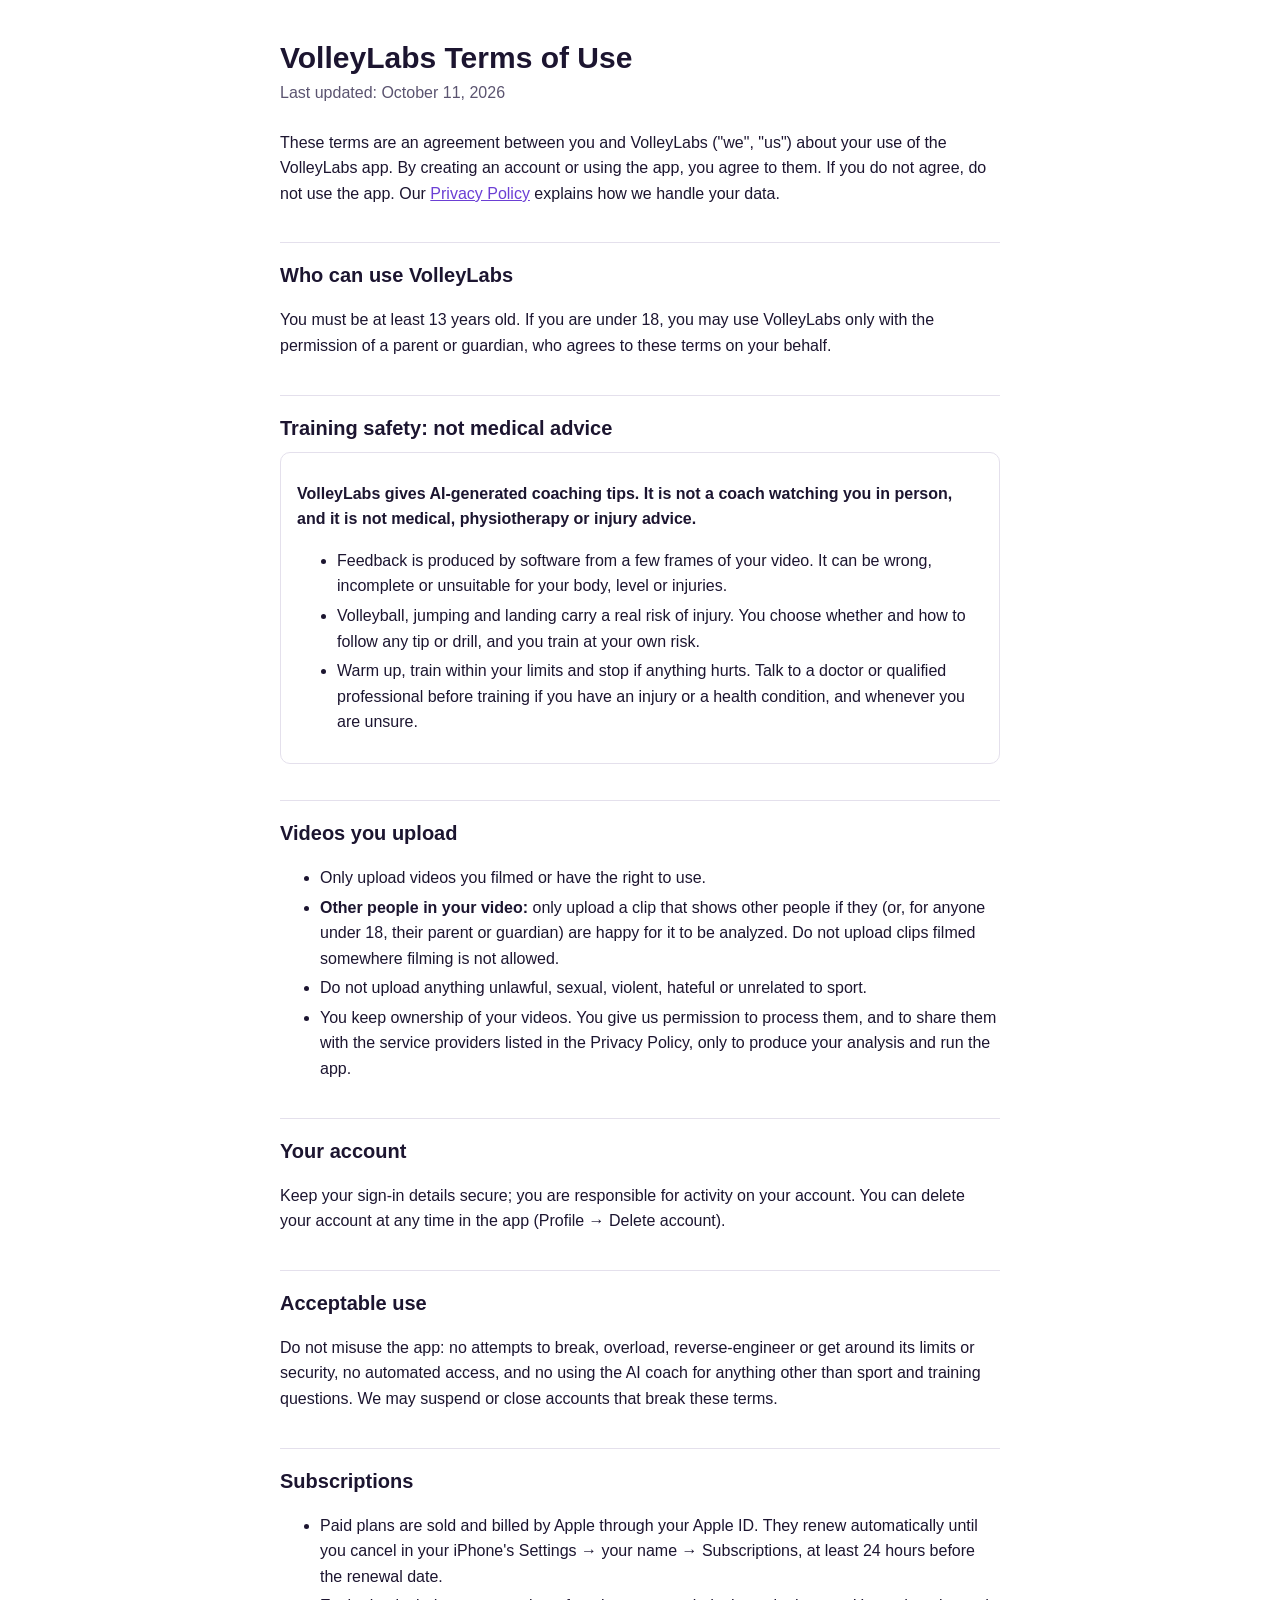
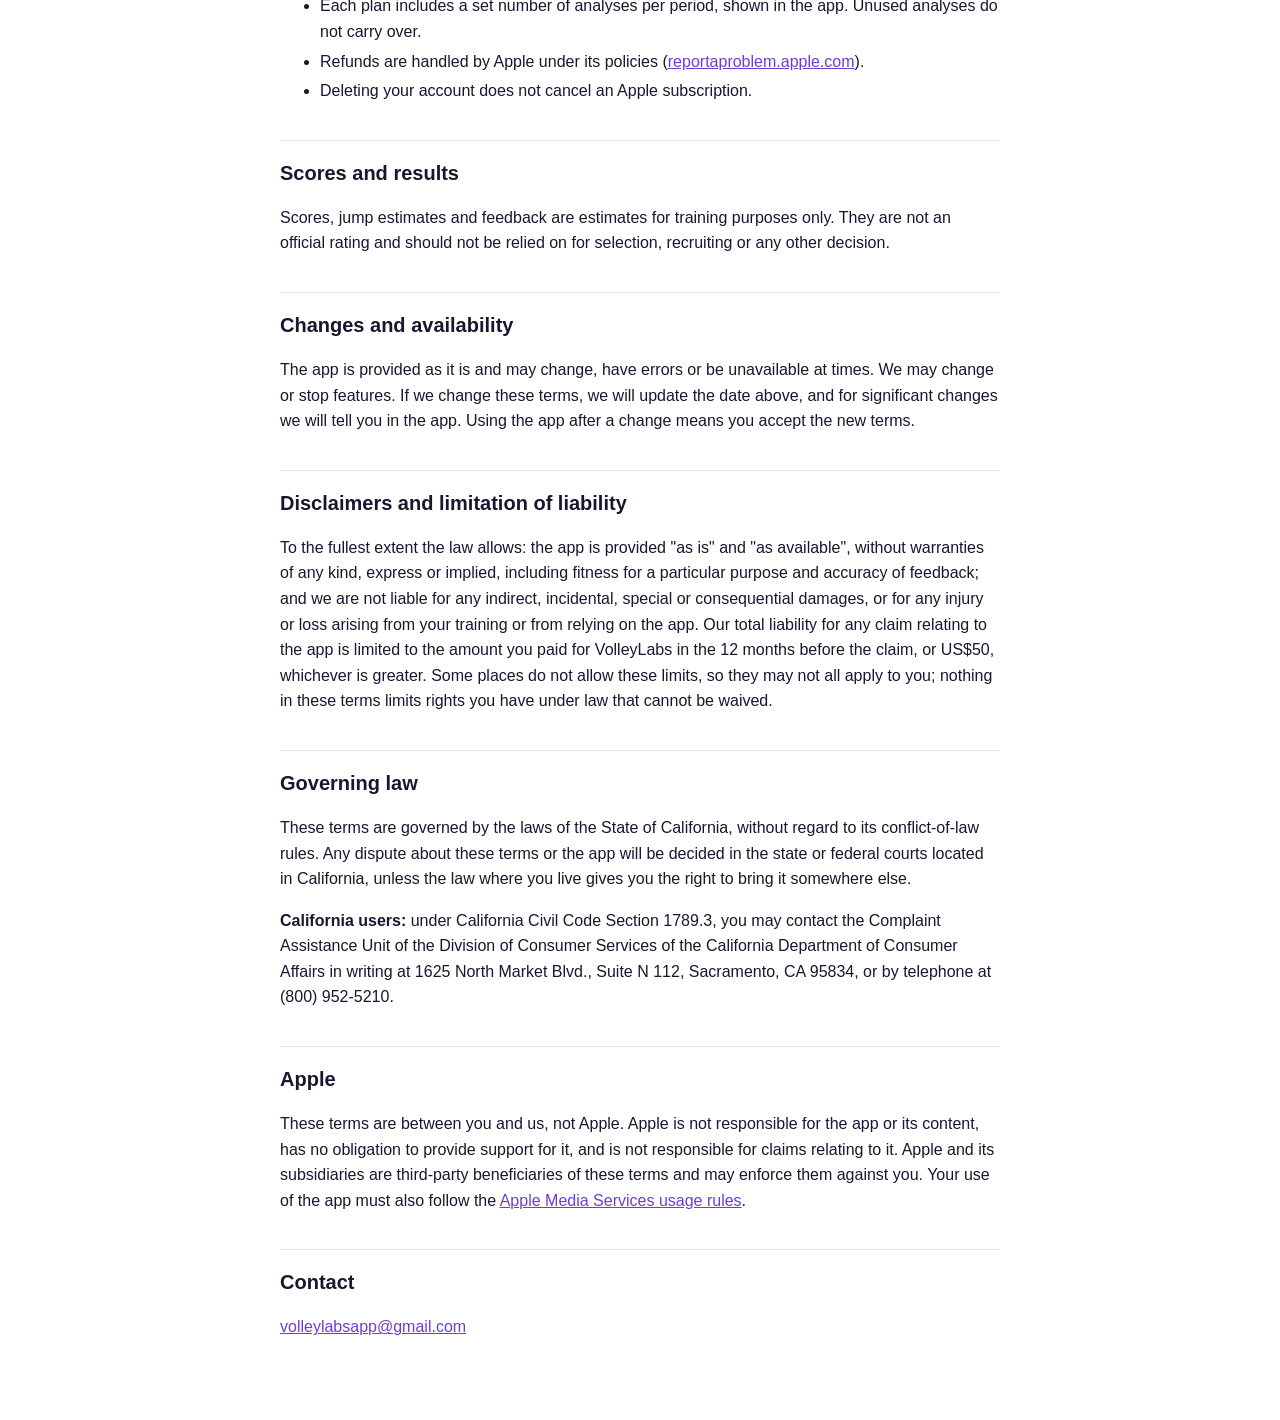
<file: terms.html>
<!doctype html>
<html lang="en">
<head>
<meta charset="utf-8">
<meta name="viewport" content="width=device-width, initial-scale=1">
<meta http-equiv="Content-Security-Policy" content="default-src 'self'; script-src 'self'; style-src 'self' 'unsafe-inline' https://fonts.googleapis.com; font-src 'self' https://fonts.gstatic.com; img-src 'self' data:; media-src 'self'; connect-src 'self'; object-src 'none'; base-uri 'self'; form-action 'none'; upgrade-insecure-requests">
<meta name="referrer" content="strict-origin-when-cross-origin">
<title>VolleyLabs Terms of Use</title>
<style>
  :root { --bg: #ffffff; --ink: #1c1530; --muted: #5b5470; --line: #e4e0ec; --accent: #6b3fd4; }
  @media (prefers-color-scheme: dark) {
    :root { --bg: #120726; --ink: #f1eefa; --muted: #b3aac8; --line: #2c2046; --accent: #b89bff; }
  }
  body { margin: 0; background: var(--bg); color: var(--ink);
         font: 16px/1.6 -apple-system, BlinkMacSystemFont, "Segoe UI", Roboto, sans-serif; }
  main { max-width: 720px; margin: 0 auto; padding: 40px 16px 64px; }
  h1 { font-size: 30px; line-height: 1.2; margin: 0 0 4px; }
  h2 { font-size: 20px; margin: 36px 0 8px; padding-top: 16px; border-top: 1px solid var(--line); }
  .date { color: var(--muted); margin: 0 0 24px; }
  .callout { border: 1px solid var(--line); border-radius: 10px; padding: 12px 16px; }
  a { color: var(--accent); }
  li { margin: 4px 0; }
</style>
</head>
<body>
<main>
<h1>VolleyLabs Terms of Use</h1>
<p class="date">Last updated: October 11, 2026</p>

<p>These terms are an agreement between you and VolleyLabs ("we", "us") about your use of
the VolleyLabs app. By creating an account or using the app, you agree to them. If you do
not agree, do not use the app. Our <a href="privacy.html">Privacy Policy</a> explains how
we handle your data.</p>

<h2>Who can use VolleyLabs</h2>
<p>You must be at least 13 years old. If you are under 18, you may use VolleyLabs only
with the permission of a parent or guardian, who agrees to these terms on your behalf.</p>

<h2>Training safety: not medical advice</h2>
<div class="callout">
<p><strong>VolleyLabs gives AI-generated coaching tips. It is not a coach watching you in
person, and it is not medical, physiotherapy or injury advice.</strong></p>
<ul>
  <li>Feedback is produced by software from a few frames of your video. It can be wrong,
    incomplete or unsuitable for your body, level or injuries.</li>
  <li>Volleyball, jumping and landing carry a real risk of injury. You choose whether and
    how to follow any tip or drill, and you train at your own risk.</li>
  <li>Warm up, train within your limits and stop if anything hurts. Talk to a doctor or
    qualified professional before training if you have an injury or a health condition,
    and whenever you are unsure.</li>
</ul>
</div>

<h2>Videos you upload</h2>
<ul>
  <li>Only upload videos you filmed or have the right to use.</li>
  <li><strong>Other people in your video:</strong> only upload a clip that shows other
    people if they (or, for anyone under 18, their parent or guardian) are happy for it to
    be analyzed. Do not upload clips filmed somewhere filming is not allowed.</li>
  <li>Do not upload anything unlawful, sexual, violent, hateful or unrelated to sport.</li>
  <li>You keep ownership of your videos. You give us permission to process them, and to
    share them with the service providers listed in the Privacy Policy, only to produce
    your analysis and run the app.</li>
</ul>

<h2>Your account</h2>
<p>Keep your sign-in details secure; you are responsible for activity on your account. You
can delete your account at any time in the app (Profile &rarr; Delete account).</p>

<h2>Acceptable use</h2>
<p>Do not misuse the app: no attempts to break, overload, reverse-engineer or get around
its limits or security, no automated access, and no using the AI coach for anything other
than sport and training questions. We may suspend or close accounts that break these
terms.</p>

<h2>Subscriptions</h2>
<ul>
  <li>Paid plans are sold and billed by Apple through your Apple ID. They renew
    automatically until you cancel in your iPhone's Settings &rarr; your name &rarr;
    Subscriptions, at least 24 hours before the renewal date.</li>
  <li>Each plan includes a set number of analyses per period, shown in the app. Unused
    analyses do not carry over.</li>
  <li>Refunds are handled by Apple under its policies
    (<a href="https://reportaproblem.apple.com">reportaproblem.apple.com</a>).</li>
  <li>Deleting your account does not cancel an Apple subscription.</li>
</ul>

<h2>Scores and results</h2>
<p>Scores, jump estimates and feedback are estimates for training purposes only. They are
not an official rating and should not be relied on for selection, recruiting or any other
decision.</p>

<h2>Changes and availability</h2>
<p>The app is provided as it is and may change, have errors or be unavailable at times. We
may change or stop features. If we change these terms, we will update the date above, and
for significant changes we will tell you in the app. Using the app after a change means
you accept the new terms.</p>

<h2>Disclaimers and limitation of liability</h2>
<p>To the fullest extent the law allows: the app is provided "as is" and "as available",
without warranties of any kind, express or implied, including fitness for a particular
purpose and accuracy of feedback; and we are not liable for any indirect, incidental,
special or consequential damages, or for any injury or loss arising from your training or
from relying on the app. Our total liability for any claim relating to the app is limited
to the amount you paid for VolleyLabs in the 12 months before the claim, or US$50,
whichever is greater. Some places do not allow these limits, so they may not all apply to
you; nothing in these terms limits rights you have under law that cannot be waived.</p>

<h2>Governing law</h2>
<p>These terms are governed by the laws of the State of California, without regard to its
conflict-of-law rules. Any dispute about these terms or the app will be decided in the
state or federal courts located in California, unless the law where you live gives you
the right to bring it somewhere else.</p>
<p><strong>California users:</strong> under California Civil Code Section 1789.3, you may
contact the Complaint Assistance Unit of the Division of Consumer Services of the
California Department of Consumer Affairs in writing at 1625 North Market Blvd., Suite
N 112, Sacramento, CA 95834, or by telephone at (800) 952-5210.</p>

<h2>Apple</h2>
<p>These terms are between you and us, not Apple. Apple is not responsible for the app or
its content, has no obligation to provide support for it, and is not responsible for
claims relating to it. Apple and its subsidiaries are third-party beneficiaries of these
terms and may enforce them against you. Your use of the app must also follow the
<a href="https://www.apple.com/legal/internet-services/itunes/dev/stdeula/">Apple Media
Services usage rules</a>.</p>

<h2>Contact</h2>
<p><a href="mailto:volleylabsapp@gmail.com">volleylabsapp@gmail.com</a></p>
</main>
</body>
</html>
</file>
<file: assets/site.css>
:root {
  --ink: #0B1220; --ink2: #0E1626; --panel: #121B2E; --panel2: #1A2540; --line: #22304A; --rule: #1A2540;
  --chalk: #EEF2F8; --chalk2: #C3CCDB; --chalk3: #93A0B8;
  --accent: #6EA0FF; --fill: #2563EB; --good: #37E0A6;
  --head: 'Barlow Condensed', 'Arial Narrow', sans-serif;
  --body: 'Barlow', system-ui, -apple-system, sans-serif;
  --ease: cubic-bezier(.2, .7, .2, 1);
}
* { box-sizing: border-box; }
html { scroll-behavior: smooth; -webkit-text-size-adjust: 100%; }
body { margin: 0; background: var(--ink); color: var(--chalk); font: 400 17px/1.55 var(--body); overflow-x: hidden; }
img, svg { display: block; max-width: 100%; }
a { color: var(--accent); }
a:hover { color: #A9C6FF; }
h1, h2, h3 { margin: 0; font-family: var(--head); text-transform: uppercase; }
h2 { font-weight: 800; font-size: clamp(48px, 6vw, 84px); line-height: .92; }
h2 em, h1 em { font-style: normal; color: var(--accent); }
h3 { font-weight: 700; font-size: 30px; line-height: 1.05; }
p { margin: 0; }
[id] { scroll-margin-top: 84px; }
:focus-visible { outline: 2px solid var(--accent); outline-offset: 3px; }
section:focus { outline: none; }
.sr { position: absolute; width: 1px; height: 1px; overflow: hidden; clip: rect(0 0 0 0); white-space: nowrap; }
.skip { position: absolute; left: -999px; }
.skip:focus { left: 16px; top: 16px; z-index: 20; background: var(--panel); padding: 8px 12px; }
.wrap { max-width: 1240px; margin: 0 auto; padding: 0 16px; }
@media (min-width: 640px) { .wrap { padding: 0 24px; } }

/* Nav */
.nav { position: sticky; top: 0; z-index: 10; background: rgba(11, 18, 32, .92); -webkit-backdrop-filter: blur(12px); backdrop-filter: blur(12px); border-bottom: 1px solid var(--rule); }
.nav-in { height: 68px; display: flex; align-items: center; gap: 24px; }
.brand { display: flex; align-items: center; gap: 10px; color: var(--chalk); text-decoration: none; font: 800 26px var(--head); letter-spacing: .02em; text-transform: uppercase; }
.brand img { border-radius: 9px; }
.nav-links { display: flex; gap: 20px; margin-left: auto; }
.nav-links a { color: var(--chalk2); text-decoration: none; font-weight: 600; }
.nav-links a:hover { color: var(--chalk); }
@media (max-width: 560px) { .nav-links a[href="#how"] { display: none; } }

/* Hero */
.hero { position: relative; padding: 64px 0 40px; }
.court { position: absolute; inset: 40px 4% 0; border: 1px solid rgba(238, 242, 248, .06); border-bottom: 0; pointer-events: none; }
.court::after { content: ""; position: absolute; left: 50%; top: 0; bottom: 0; width: 1px; background: rgba(238, 242, 248, .06); }
.hero-in { position: relative; display: grid; gap: 48px; align-items: center; grid-template-columns: repeat(auto-fit, minmax(min(100%, 480px), 1fr)); }
.eyebrow { display: inline-flex; align-items: center; gap: 10px; margin-bottom: 20px; color: var(--accent); font-weight: 700; font-size: 14px; letter-spacing: .16em; text-transform: uppercase; }
.eyebrow span { width: 28px; height: 2px; background: var(--accent); }
h1 { font-weight: 800; font-size: clamp(60px, 9vw, 128px); line-height: .88; letter-spacing: -.01em; }
.lede { margin-top: 28px; max-width: 30em; color: var(--chalk2); font-size: 20px; }
.cta { margin-top: 36px; display: flex; flex-wrap: wrap; align-items: center; gap: 14px; }
.store { display: inline-flex; align-items: center; gap: 12px; min-height: 56px; padding: 0 24px; border-radius: 14px; background: var(--chalk); color: var(--ink); font-weight: 700; text-decoration: none; transition: transform .15s ease; }
.store:hover { color: var(--ink); transform: translateY(-1px); }
.store svg { width: 20px; height: 20px; fill: currentColor; }
.ghost { display: inline-flex; align-items: center; min-height: 56px; padding: 0 20px; border-radius: 14px; border: 1px solid var(--line); color: var(--chalk); text-decoration: none; font-weight: 600; }
.ghost:hover { color: var(--chalk); border-color: var(--accent); }
.cta-note { margin-top: 14px; color: var(--chalk3); font-size: 15px; }

.hero-shot { display: flex; flex-direction: column; align-items: center; gap: 16px; }
.shot { position: relative; margin: 0; width: 100%; max-width: 520px; aspect-ratio: 4 / 5; border-radius: 28px; overflow: hidden; background: var(--panel); border: 1px solid var(--line); }
.frame { position: absolute; inset: 0; }
.frame picture, .frame img { position: absolute; inset: 0; width: 100%; height: 100%; object-fit: cover; }
.frame:not(.on) { display: none; }
.skel { position: absolute; inset: 0; width: 100%; height: 100%; }
.skel line { stroke: var(--accent); stroke-width: 7; stroke-linecap: round; }
.skel circle { fill: var(--chalk); }
.tag { position: absolute; left: 18px; top: 18px; display: flex; align-items: center; gap: 8px; padding: 8px 12px; border-radius: 10px; background: var(--ink); font-weight: 700; font-size: 13px; letter-spacing: .12em; text-transform: uppercase; }
.tag i { width: 8px; height: 8px; border-radius: 50%; background: var(--good); }
.callout { position: absolute; display: flex; align-items: baseline; gap: 8px; padding: 8px 12px; border-radius: 10px; background: rgba(11, 18, 32, .88); border: 1px solid var(--line); }
.callout span { color: var(--chalk2); font-size: 13px; font-weight: 600; text-transform: uppercase; letter-spacing: .08em; }
.callout b { font: 800 26px/1 var(--head); color: var(--good); }
.score-card { position: absolute; right: 18px; top: 18px; z-index: 2; padding: 10px 14px; text-align: right; border-radius: 14px; background: var(--ink); border: 1px solid var(--line); }
.score-label { display: block; color: var(--chalk3); font-size: 12px; font-weight: 600; letter-spacing: .1em; text-transform: uppercase; }
.score { display: flex; align-items: baseline; justify-content: flex-end; gap: 4px; }
.score-num { font: 800 60px/1 var(--head); color: var(--good); font-variant-numeric: tabular-nums; }
.score-of { color: var(--chalk3); font-weight: 600; }
@media (max-width: 420px) { .callout b { font-size: 22px; } .callout { padding: 6px 9px; } .score-num { font-size: 48px; } }

.moments { display: flex; gap: 10px; width: 100%; max-width: 520px; }
html:not(.js) .moments { display: none; }
.moment { flex: 1 1 0; min-width: 0; padding: 8px; border-radius: 14px; border: 2px solid var(--line); background: var(--panel); color: var(--chalk3); font: inherit; text-align: left; cursor: pointer; transition: border-color .2s, color .2s, background .2s; }
.moment:hover { border-color: #3A4D72; }
.moment.on { border-color: var(--accent); background: var(--panel2); color: var(--chalk); }
.moment img { width: 100%; height: 72px; object-fit: cover; border-radius: 8px; }
.moment-name { display: block; margin-top: 8px; font-weight: 700; font-size: 13px; letter-spacing: .1em; text-transform: uppercase; white-space: nowrap; overflow: hidden; text-overflow: ellipsis; }
.track { display: block; margin-top: 8px; height: 3px; border-radius: 2px; background: var(--line); overflow: hidden; }
.tick { display: block; height: 100%; background: var(--accent); transform: scaleX(0); transform-origin: left; }

/* At a glance */
.glance { border-top: 1px solid var(--rule); border-bottom: 1px solid var(--rule); }
.glance-in { display: grid; grid-template-columns: repeat(auto-fit, minmax(220px, 1fr)); }
.glance-in > div { padding: 28px 24px 28px 0; }
.big { font: 800 40px/1 var(--head); text-transform: uppercase; }
.glance-in p:not(.big) { margin-top: 6px; color: var(--chalk3); }

/* Sections */
.section { padding: 112px 0; }
.section-tight { padding-top: 0; }
.dim { color: var(--chalk3); }
.section-lede { margin-top: 16px; color: var(--chalk2); font-size: 19px; }
.steps { list-style: none; margin: 56px 0 0; padding: 0; display: grid; gap: 40px; grid-template-columns: repeat(auto-fit, minmax(260px, 1fr)); }
.steps li { border-top: 2px solid var(--fill); padding-top: 24px; }
.num { display: block; font: 800 96px/.9 var(--head); color: transparent; -webkit-text-stroke: 2px var(--accent); }
.steps h3 { margin: 18px 0 8px; font-size: 32px; }
.steps p { color: var(--chalk2); }

.bento { margin-top: 48px; display: grid; gap: 20px; grid-template-columns: repeat(auto-fit, minmax(min(100%, 320px), 1fr)); }
.fix { grid-column: 1 / -1; padding: 40px; border-radius: 24px; background: var(--fill); color: #fff; display: flex; flex-direction: column; gap: 18px; }
.kicker { font-weight: 700; font-size: 14px; letter-spacing: .16em; text-transform: uppercase; }
.fix h3 { max-width: 18em; font-weight: 800; font-size: clamp(34px, 3.6vw, 56px); line-height: .95; }
.fix-body { max-width: 36em; font-size: 18px; }
.fix-pair { display: grid; gap: 12px; grid-template-columns: repeat(auto-fit, minmax(220px, 1fr)); }
.fix-pair > div { padding: 16px 18px; border-radius: 14px; background: rgba(11, 18, 32, .28); }
.mini { margin-bottom: 4px; font-weight: 700; font-size: 13px; letter-spacing: .12em; text-transform: uppercase; }
.card, .plan { min-width: 0; padding: 32px; border-radius: 24px; background: var(--panel); border: 1px solid var(--line); }
.card-sub { margin-top: 6px; color: var(--chalk2); }
.bars { margin-top: 20px; display: flex; flex-direction: column; gap: 14px; }
.bar { display: grid; grid-template-columns: 1fr auto; gap: 6px 12px; color: var(--chalk2); font-weight: 600; }
.bar b { color: var(--chalk); }
.bar i { grid-column: 1 / -1; position: relative; height: 8px; border-radius: 4px; background: var(--line); overflow: hidden; }
.bar i::after { content: ""; position: absolute; inset: 0; background: var(--good); border-radius: 4px; transform-origin: left; transform: scaleX(var(--v)); transition: transform 1s var(--ease) .25s; }
.chat { display: flex; flex-direction: column; gap: 12px; }
.chat h3 { margin-bottom: 6px; }
.msg { max-width: 88%; padding: 10px 14px; border-radius: 16px; }
.msg-you { align-self: flex-end; background: var(--fill); color: #fff; border-bottom-right-radius: 4px; }
.msg-coach { align-self: flex-start; background: var(--panel2); border-bottom-left-radius: 4px; }
.phone-card { display: flex; flex-direction: column; align-items: center; gap: 24px; }
.phone-card > div:first-child { align-self: stretch; }
.phone { width: 220px; max-width: 100%; aspect-ratio: 540 / 1104; border-radius: 36px; border: 8px solid var(--panel2); overflow: hidden; background: #000; }
.phone img, .phone video { display: block; width: 100%; height: 100%; object-fit: cover; }
.phone video { cursor: pointer; }

/* Why choose VolleyLabs */
.why { padding-bottom: 112px; }
.versus { margin-top: 48px; display: grid; gap: 20px; grid-template-columns: repeat(auto-fit, minmax(min(100%, 320px), 1fr)); }
.vs { min-width: 0; padding: 32px; border-radius: 24px; }
.vs-them { border: 1px dashed var(--line); }
.vs-us { position: relative; background: var(--panel); border: 2px solid var(--fill); box-shadow: inset 0 1px 0 rgba(255, 255, 255, .06), 0 34px 80px -34px rgba(37, 99, 235, .6); }
.vs-name { font: 800 30px/1.05 var(--head); text-transform: uppercase; }
.vs-them .vs-name { color: var(--chalk3); }
.vs ul { margin: 20px 0 0; padding: 0; list-style: none; display: flex; flex-direction: column; gap: 14px; }
.vs li { position: relative; padding-left: 30px; color: var(--chalk2); }
.vs-them li { color: var(--chalk3); }
.vs-them li::before, .vs-them li::after { content: ""; position: absolute; left: 3px; top: .72em; width: 14px; height: 2px; border-radius: 1px; background: var(--chalk3); transform: rotate(45deg); }
.vs-them li::after { transform: rotate(-45deg); }
.vs-us li { color: var(--chalk); }
.vs-us li::before { content: ""; position: absolute; left: 2px; top: .38em; width: 14px; height: 8px; border-left: 2.5px solid var(--good); border-bottom: 2.5px solid var(--good); transform: rotate(-45deg); }
/* Six reasons on a volleyball court: front row (4 3 2) at the net, back row
   (5 6 1) behind the attack line, numbered like the rotation. */
.court-wrap { position: relative; margin-top: 64px; }
.court-kicker { margin-bottom: 18px; color: var(--accent); font-weight: 700; font-size: 14px; letter-spacing: .16em; text-transform: uppercase; }
.net { position: relative; z-index: 1; height: 20px; margin: 0 -14px; border-top: 4px solid var(--chalk); border-radius: 2px;
  background: repeating-linear-gradient(45deg, rgba(238, 242, 248, .16) 0 1px, transparent 1px 8px), repeating-linear-gradient(-45deg, rgba(238, 242, 248, .16) 0 1px, transparent 1px 8px);
  box-shadow: 0 14px 30px -12px rgba(0, 0, 0, .7); }
.net::before, .net::after { content: ""; position: absolute; top: -14px; width: 8px; height: 44px; border-radius: 3px; background: var(--chalk3); }
.net::before { left: -4px; } .net::after { right: -4px; }
.rot-court { position: relative; margin: 0; padding: 0; list-style: none; display: grid; grid-template-columns: repeat(3, minmax(0, 1fr)); grid-template-areas: "p4 p3 p2" "p5 p6 p1";
  border: 2px solid rgba(238, 242, 248, .3); border-top: 0; border-radius: 0 0 6px 6px;
  background: linear-gradient(180deg, rgba(37, 99, 235, .13), rgba(37, 99, 235, .03) 60%), var(--ink2); box-shadow: 0 40px 90px -40px rgba(0, 0, 0, .8); }
.p1 { grid-area: p1; } .p2 { grid-area: p2; } .p3 { grid-area: p3; } .p4 { grid-area: p4; } .p5 { grid-area: p5; } .p6 { grid-area: p6; }
.p2, .p3, .p4 { min-height: 250px; border-bottom: 2px solid rgba(238, 242, 248, .3); }
.p5, .p6, .p1 { min-height: 300px; }
.p4, .p3, .p5, .p6 { border-right: 1px dashed rgba(238, 242, 248, .09); }
/* --lit (0 to 1) drives every part of a position's highlight, so it can
   fade smoothly: by transition when hovered, frame by frame when scrubbed. */
@property --lit { syntax: '<number>'; inherits: true; initial-value: 0; }
.zone { --lit: 0; position: relative; min-width: 0; padding: 40px 32px 36px; outline-offset: -4px; transition: --lit .5s ease; }
.zone.on { --lit: 1; }
.zone .pos { position: absolute; right: 22px; top: 12px; font: 800 104px/1 var(--head); color: rgba(110, 160, 255, var(--lit)); -webkit-text-stroke: 1.5px rgba(110, 160, 255, calc(.22 + .78 * var(--lit))); text-shadow: 0 0 40px rgba(110, 160, 255, calc(.45 * var(--lit))); }
.zone h3 { position: relative; max-width: 11em; margin-top: 54px; font-size: 32px; }
.zone p { position: relative; max-width: 26em; margin-top: 10px; color: var(--chalk2); }
.js .zone::before { content: ""; position: absolute; inset: 0; pointer-events: none; opacity: var(--lit);
  background: radial-gradient(110% 90% at 85% 8%, rgba(37, 99, 235, .3), transparent 65%); }
.rot-court.has-on .zone { opacity: calc(.42 + .58 * var(--lit)); }
.ball { position: absolute; left: 0; top: 0; z-index: 3; width: 46px; height: 46px; display: none; pointer-events: none; will-change: transform; filter: drop-shadow(0 10px 12px rgba(0, 0, 0, .55)); }
.ball svg { width: 100%; height: 100%; }
.ball circle { fill: var(--chalk); stroke: #C9D4E6; stroke-width: 1.5; }
.ball path { fill: none; stroke: var(--fill); stroke-width: 2.4; stroke-linecap: round; }
.vl-motion .court-wrap.has-ball .ball { display: block; }
@media (max-width: 899px) {
  .rot-court { grid-template-columns: minmax(0, 1fr); grid-template-areas: "p1" "p2" "p3" "p4" "p5" "p6"; }
  .zone, .p2, .p3, .p4, .p5, .p6, .p1 { min-height: 0; border-right: 0; border-bottom: 1px dashed rgba(238, 242, 248, .12); }
  .p6 { border-bottom: 0; }
  .zone { padding: 28px 22px; }
  .zone .pos { font-size: 72px; right: 16px; top: 8px; }
  .zone h3 { margin-top: 30px; font-size: 28px; padding-right: 56px; }
}

.skills { border-top: 1px solid var(--rule); border-bottom: 1px solid var(--rule); padding: 36px 0; }
.skills-in { display: flex; flex-wrap: wrap; align-items: center; gap: 12px 40px; font: 800 clamp(40px, 6vw, 80px)/1 var(--head); text-transform: uppercase; }
.skills-in .soon { color: transparent; -webkit-text-stroke: 1.5px var(--chalk3); margin-right: -24px; }
.skills-in small { font: 600 15px var(--body); letter-spacing: .1em; color: var(--chalk3); }

.plans { margin-top: 48px; display: grid; gap: 16px; grid-template-columns: repeat(auto-fit, minmax(230px, 1fr)); }
.plan { padding: 28px; }
.plan-main { border: 2px solid var(--fill); }
.plan-name { font-weight: 700; font-size: 14px; letter-spacing: .14em; text-transform: uppercase; color: var(--chalk2); }
.price { margin: 14px 0 20px; font: 800 56px/1 var(--head); }
.price span { margin-left: 6px; font: 600 16px var(--body); color: var(--chalk3); }
.plan ul { margin: 0; padding: 0; list-style: none; display: flex; flex-direction: column; gap: 10px; color: var(--chalk2); }
.plan li { display: flex; gap: 10px; align-items: center; }
.plan li::before { content: ""; flex: none; width: 16px; height: 9px; margin-top: -4px; border-left: 2.5px solid var(--good); border-bottom: 2.5px solid var(--good); transform: rotate(-45deg); }
.fine { margin-top: 24px; color: var(--chalk3); font-size: 15px; }

.support { background: var(--ink2); border-top: 1px solid var(--rule); }
.support-in { display: flex; flex-wrap: wrap; gap: 56px; }
.support-head { flex: 1 1 320px; }
.mail { margin-top: 24px; display: inline-flex; align-items: center; gap: 10px; min-height: 52px; padding: 0 20px; border-radius: 14px; background: var(--fill); color: #fff; text-decoration: none; font-weight: 700; overflow-wrap: anywhere; }
.mail:hover { color: #fff; background: #1D4ED8; }
.mail svg { width: 20px; height: 20px; flex: none; fill: none; stroke: currentColor; stroke-width: 2; stroke-linecap: round; stroke-linejoin: round; }
.faq { flex: 999 1 520px; min-width: 0; border-top: 1px solid var(--line); }
.faq details { border-bottom: 1px solid var(--line); }
.faq summary { display: flex; justify-content: space-between; align-items: center; gap: 16px; min-height: 64px; padding: 8px 0; font-weight: 700; font-size: 19px; cursor: pointer; list-style: none; }
.faq summary::-webkit-details-marker { display: none; }
.plus { flex: none; color: var(--accent); font-size: 28px; line-height: 1; transition: transform .25s var(--ease); }
.faq details[open] .plus { transform: rotate(45deg); }
.faq details p { margin-bottom: 22px; max-width: 44em; color: var(--chalk2); }

.foot { padding: 64px 0 40px; border-top: 1px solid var(--rule); color: var(--chalk3); font-size: 15px; }
.wordmark { font: 800 clamp(60px, 15vw, 220px)/.85 var(--head); text-transform: uppercase; color: transparent; -webkit-text-stroke: 1.5px var(--line); }
.foot-row { margin-top: 32px; display: flex; flex-wrap: wrap; justify-content: space-between; gap: 16px; }
.foot nav { display: flex; flex-wrap: wrap; gap: 24px; }
.foot a { color: var(--chalk2); }

/* Motion: only once site.js has run (it adds .js). Reduced motion keeps the
   fades, skeleton draw and cycling but drops movement (rises, lifts). */
@keyframes vlRise { from { opacity: 0; transform: translateY(36px); } to { opacity: 1; transform: none; } }
@keyframes vlFade { from { opacity: 0; } to { opacity: 1; } }
@keyframes vlDraw { from { stroke-dashoffset: 1; } to { stroke-dashoffset: 0; } }
@keyframes vlPop { from { opacity: 0; transform: translateY(8px) scale(.94); } to { opacity: 1; transform: none; } }
@keyframes vlTick { from { transform: scaleX(0); } to { transform: scaleX(1); } }

@media all {
  .js .load1 { animation: vlRise .8s var(--ease) both; }
  .js .load2 { animation: vlRise .8s var(--ease) .12s both; }
  .js .load3 { animation: vlRise .8s var(--ease) .24s both; }
  .js .load4 { animation: vlRise .8s var(--ease) .36s both; }
  .js .load5 { animation: vlRise .9s var(--ease) .2s both; }
  .js .frame { display: block; opacity: 0; transition: opacity .45s ease; }
  .js .frame.on { opacity: 1; }
  .js .frame.on .skel line { stroke-dasharray: 1; animation: vlDraw .5s ease both; }
  .js .frame.on .skel line:nth-child(2) { animation-delay: .04s; } .js .frame.on .skel line:nth-child(3) { animation-delay: .08s; }
  .js .frame.on .skel line:nth-child(4) { animation-delay: .12s; } .js .frame.on .skel line:nth-child(5) { animation-delay: .16s; }
  .js .frame.on .skel line:nth-child(6) { animation-delay: .2s; } .js .frame.on .skel line:nth-child(7) { animation-delay: .24s; }
  .js .frame.on .skel line:nth-child(8) { animation-delay: .28s; } .js .frame.on .skel line:nth-child(9) { animation-delay: .32s; }
  .js .frame.on .skel line:nth-child(10) { animation-delay: .36s; } .js .frame.on .skel line:nth-child(11) { animation-delay: .4s; }
  .js .frame.on .skel line:nth-child(12) { animation-delay: .44s; }
  .js .frame.on .skel circle { animation: vlFade .3s ease .55s both; }
  .js .frame.on .tag { animation: vlPop .45s var(--ease) both; }
  .js .frame.on .callout { animation: vlPop .45s var(--ease) .5s both; }
  .js .frame.on .callout.c2 { animation-delay: .62s; }
  .js .moments.timing .moment.on .tick { animation: vlTick 3.2s linear both; }
  .js .reveal { opacity: 0; transform: translateY(40px); transition: opacity 1.1s var(--ease), transform 1.1s var(--ease); transition-delay: var(--stagger, 0s); }
  .js .reveal.in { opacity: 1; transform: none; }
  .js .reveal:not(.in) .bar i::after { transform: scaleX(0); }
  .lift { transition: transform .25s ease, border-color .25s ease, opacity .8s var(--ease); }
  .lift:hover { transform: translateY(-4px); border-color: var(--fill); }
  .js .lift.reveal.in:hover { transform: translateY(-4px); }
  .faq details[open] p { animation: vlFade .3s ease both; }
}
/* Motion layer: motion.js adds .vl-motion only when GSAP loaded and motion is
   allowed, so none of this applies otherwise. */
html.lenis, html.lenis body { height: auto; }
html.lenis { scroll-behavior: auto !important; } /* Lenis smooths; native smoothing on top fights it */
.lenis.lenis-stopped { overflow: clip; }
.lenis.lenis-smooth iframe { pointer-events: none; }

.vl-motion .nav { transition: transform .45s var(--ease); }
.vl-motion .nav.nav-hidden { transform: translateY(-100%); }
.vl-motion .nav.nav-hidden:focus-within { transform: none; }
.nav-progress { position: absolute; left: 0; right: 0; bottom: -1px; height: 2px; background: linear-gradient(90deg, var(--fill), var(--accent) 60%, var(--good)); transform: scaleX(0); transform-origin: left; pointer-events: none; }

.eyebrow .eb-text { width: auto; height: auto; background: none; }
.vl-dots { position: absolute; inset: 0; width: 100%; height: 100%; pointer-events: none;
  -webkit-mask-image: linear-gradient(to bottom, transparent 22%, #000 58%); mask-image: linear-gradient(to bottom, transparent 22%, #000 58%); }
/* The 3D court floor replaces the flat court outline. */
.vl-motion .court { display: none; }

/* The hero card's layers separate as it tilts: photo and skeleton sink (and
   are scaled up so their edges never show), labels float forward. */
.vl-layers.shot { box-shadow: calc(var(--px, 0) * -26px) calc(50px + var(--py, 0) * -26px) 110px -40px rgba(37, 99, 235, .55), 0 20px 40px -20px rgba(0, 0, 0, .6); }
.vl-layers .frame picture, .vl-layers .skel { scale: 1.07; translate: calc(var(--px, 0) * -8px) calc(var(--py, 0) * -8px); }
.vl-layers .tag, .vl-layers .callout { translate: calc(var(--px, 0) * 10px) calc(var(--py, 0) * 10px); box-shadow: 0 10px 24px rgba(0, 0, 0, .45); }
.vl-layers .score-card { translate: calc(var(--px, 0) * 16px) calc(var(--py, 0) * 16px); box-shadow: 0 16px 34px rgba(0, 0, 0, .55); }

.vl-motion .shot { will-change: transform; }
.js .vl-glare { position: absolute; inset: 0; z-index: 3; pointer-events: none; opacity: 0; transition: opacity .4s ease;
  background: radial-gradient(circle at var(--gx, 50%) var(--gy, 50%), rgba(255, 255, 255, .22), transparent 55%); mix-blend-mode: overlay; }
.js .shot.tilting .vl-glare { opacity: 1; }

.vl-motion .steps li { border-top-color: transparent; background: linear-gradient(var(--fill), var(--fill)) 0 0 / calc(var(--sl, 0) * 100%) 2px no-repeat, linear-gradient(var(--line), var(--line)) 0 0 / 100% 2px no-repeat; background-origin: border-box; }
.vl-motion .num { background: linear-gradient(to top, var(--accent) calc(var(--sn, 0) * 100%), transparent 0); -webkit-background-clip: text; background-clip: text; }

.vl-motion .fix .kicker { color: transparent; background: linear-gradient(110deg, rgba(255, 255, 255, .7) 35%, #fff 50%, rgba(255, 255, 255, .7) 65%) 0 0 / 250% 100%; -webkit-background-clip: text; background-clip: text; animation: vlShine 3.2s linear infinite; }
@keyframes vlShine { from { background-position: 100% 0; } to { background-position: -150% 0; } }

/* Spotlight under the cursor; sits behind the card's content. */
.spot { position: relative; isolation: isolate; overflow: hidden; }
.js .spot::before { content: ""; position: absolute; inset: 0; z-index: -1; pointer-events: none; opacity: 0; transition: opacity .35s ease;
  background: radial-gradient(380px circle at var(--mx, 50%) var(--my, 50%), rgba(110, 160, 255, .16), transparent 65%); }
.js .fix.spot::before { background: radial-gradient(460px circle at var(--mx, 50%) var(--my, 50%), rgba(255, 255, 255, .2), transparent 65%); }
.js .spot:hover::before { opacity: 1; }

/* Coach reply: typing dots, then the text types in over its own reserved space. */
.vl-motion .msg-coach { position: relative; }
.msg-coach .rest { visibility: hidden; }
.msg-coach .caret { display: inline-block; width: 2px; height: 1.05em; margin: 0 1px -2px; background: var(--accent); animation: vlBlink .9s steps(1) infinite; }
.msg-coach.is-waiting .caret, .msg-coach.is-done .caret { display: none; }
.msg-coach .typing { position: absolute; left: 14px; top: 14px; display: none; gap: 5px; }
.msg-coach.is-waiting .typing { display: flex; }
.msg-coach .typing i { width: 7px; height: 7px; border-radius: 50%; background: var(--chalk3); animation: vlBounce 1s ease-in-out infinite; }
.msg-coach .typing i:nth-child(2) { animation-delay: .15s; } .msg-coach .typing i:nth-child(3) { animation-delay: .3s; }
@keyframes vlBlink { 50% { opacity: 0; } }
@keyframes vlBounce { 0%, 60%, 100% { transform: none; opacity: .5; } 30% { transform: translateY(-5px); opacity: 1; } }

.vl-motion .phone { will-change: transform; box-shadow: 0 30px 60px -20px rgba(37, 99, 235, .35); }

/* Skills marquee. */
.vl-motion .skills { padding: 28px 0; overflow: hidden; }
.vl-marquee { display: flex; flex-direction: column; gap: 6px; transform: perspective(900px) rotateX(16deg); transform-origin: 50% 0; }
.vl-row-alt { opacity: .85; }
.vl-row-alt .vl-item { font-size: clamp(34px, 5.4vw, 74px); }
.vl-row { overflow: hidden; }
.vl-track { display: flex; width: max-content; will-change: transform; }
.vl-unit { display: flex; align-items: center; flex: none; }
.vl-item { display: inline-flex; align-items: flex-start; gap: 6px; padding: 0 28px; font: 800 clamp(44px, 7vw, 96px)/1.05 var(--head); text-transform: uppercase; white-space: nowrap; }
.vl-row-alt .vl-item { color: transparent; -webkit-text-stroke: 1.5px var(--chalk3); }
.vl-item.soon { color: transparent; -webkit-text-stroke: 1.5px var(--line); }
.vl-item small { margin-top: .5em; padding: 3px 8px; border-radius: 999px; border: 1px solid var(--line); font: 600 13px var(--body); letter-spacing: .1em; color: var(--chalk3); -webkit-text-stroke: 0; }
.vl-ball { flex: none; width: 16px; height: 16px; border-radius: 50%; background: var(--accent); box-shadow: inset -4px -3px 0 rgba(11, 18, 32, .35); }
.vl-row-alt .vl-ball { background: var(--good); }

/* Pro plan: a light runs round its border; every plan catches a glare on hover. */
@property --ang { syntax: '<angle>'; initial-value: 0deg; inherits: false; }
.vl-motion .plan { position: relative; }
.vl-motion .plan-main { border-color: transparent; background: linear-gradient(var(--panel), var(--panel)) padding-box, conic-gradient(from var(--ang), var(--fill), var(--good) 18%, var(--fill) 34%, var(--fill) 66%, var(--accent) 84%, var(--fill)) border-box; animation: vlSpin 5s linear infinite; }
@keyframes vlSpin { to { --ang: 360deg; } }
.vl-motion .plan::after { content: ""; position: absolute; inset: 0; pointer-events: none; border-radius: inherit;
  background: linear-gradient(115deg, transparent 35%, rgba(255, 255, 255, .09) 50%, transparent 65%) 200% 0 / 250% 100% no-repeat; }
.vl-motion .plan:hover::after { background-position: -100% 0; transition: background-position .9s var(--ease); }

.vl-motion .faq details p { overflow: hidden; animation: none; }
.vl-motion .faq details.closing .plus { transform: none; }

.vl-motion .wordmark { background: linear-gradient(90deg, var(--fill), var(--accent)) 0 0 / calc(var(--wp, 0) * 100%) 100% no-repeat; -webkit-background-clip: text; background-clip: text; }

.vl-sparks { position: fixed; inset: 0; width: 100%; height: 100%; z-index: 50; pointer-events: none; }

/* Depth for every visitor, with or without scripts or motion: ambient light
   behind the page, a fine film grain over it, cards that sit above the page
   rather than on it, and an extruded footer wordmark. */
body::before { content: ""; position: fixed; inset: 0; z-index: -1; pointer-events: none;
  background: radial-gradient(42% 38% at 80% 10%, rgba(37, 99, 235, .2), transparent 70%), radial-gradient(34% 30% at 4% 60%, rgba(55, 224, 166, .07), transparent 70%), radial-gradient(50% 40% at 60% 108%, rgba(110, 160, 255, .1), transparent 70%); }
body::after { content: ""; position: fixed; inset: 0; z-index: 70; pointer-events: none; opacity: .055;
  background-image: url("data:image/svg+xml,%3Csvg xmlns='http://www.w3.org/2000/svg' width='160' height='160'%3E%3Cfilter id='n'%3E%3CfeTurbulence type='fractalNoise' baseFrequency='.85' numOctaves='2' stitchTiles='stitch'/%3E%3C/filter%3E%3Crect width='100%25' height='100%25' filter='url(%23n)'/%3E%3C/svg%3E"); }
.card, .plan { box-shadow: inset 0 1px 0 rgba(255, 255, 255, .05), 0 2px 4px rgba(0, 0, 0, .25), 0 26px 50px -24px rgba(0, 0, 0, .75); }
.fix { box-shadow: inset 0 1px 0 rgba(255, 255, 255, .18), 0 34px 80px -30px rgba(37, 99, 235, .65); }
.shot { box-shadow: 0 50px 110px -40px rgba(37, 99, 235, .5), 0 20px 40px -20px rgba(0, 0, 0, .6); }
.wordmark { filter: drop-shadow(0 2px 0 rgba(37, 99, 235, .35)) drop-shadow(0 2px 0 rgba(37, 99, 235, .22)) drop-shadow(0 2px 0 rgba(37, 99, 235, .12)) drop-shadow(0 18px 24px rgba(0, 0, 0, .55)); }

@media (prefers-reduced-motion: reduce) {
  html { scroll-behavior: auto; }
  .js .load1, .js .load2, .js .load3, .js .load4, .js .load5 { animation-name: vlFade; }
  .js .frame.on .tag, .js .frame.on .callout { animation-name: vlFade; }
  .js .reveal { transform: none; }
  .lift:hover, .js .lift.reveal.in:hover { transform: none; }
}
</file>
